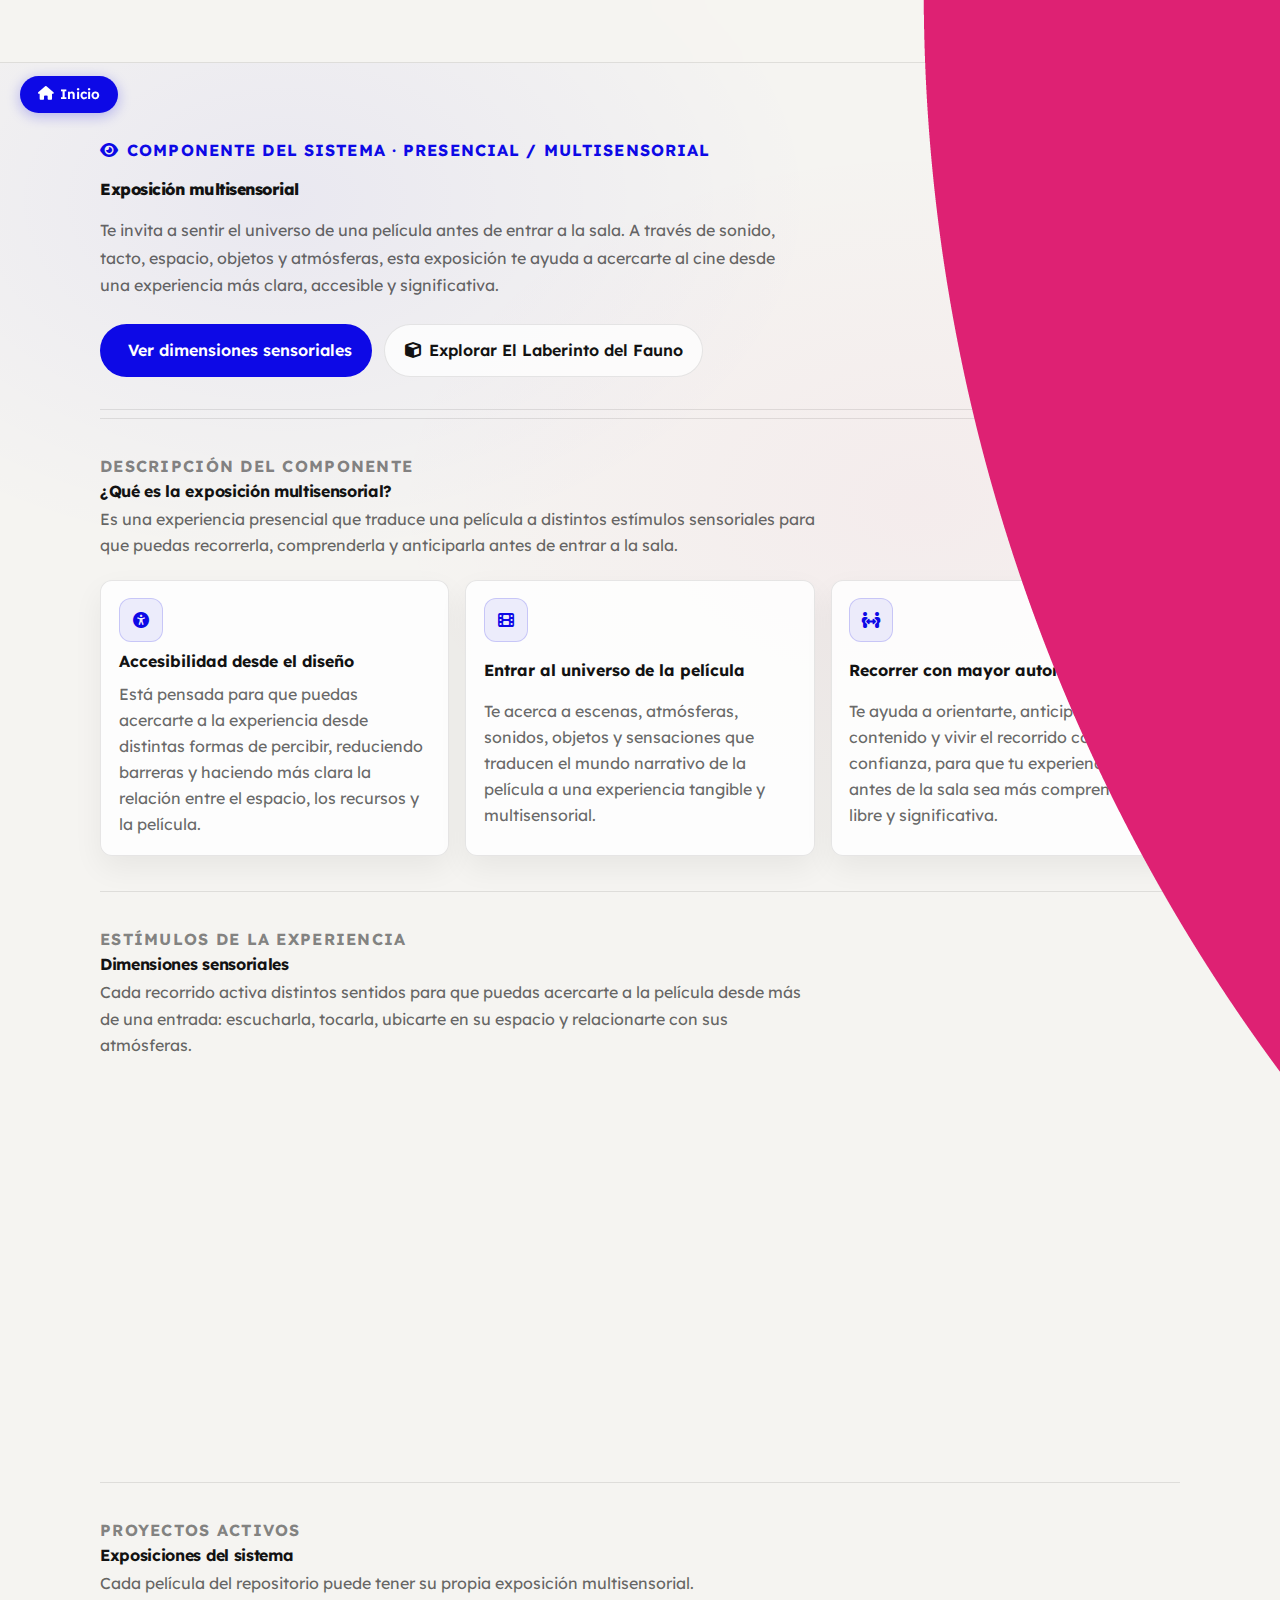
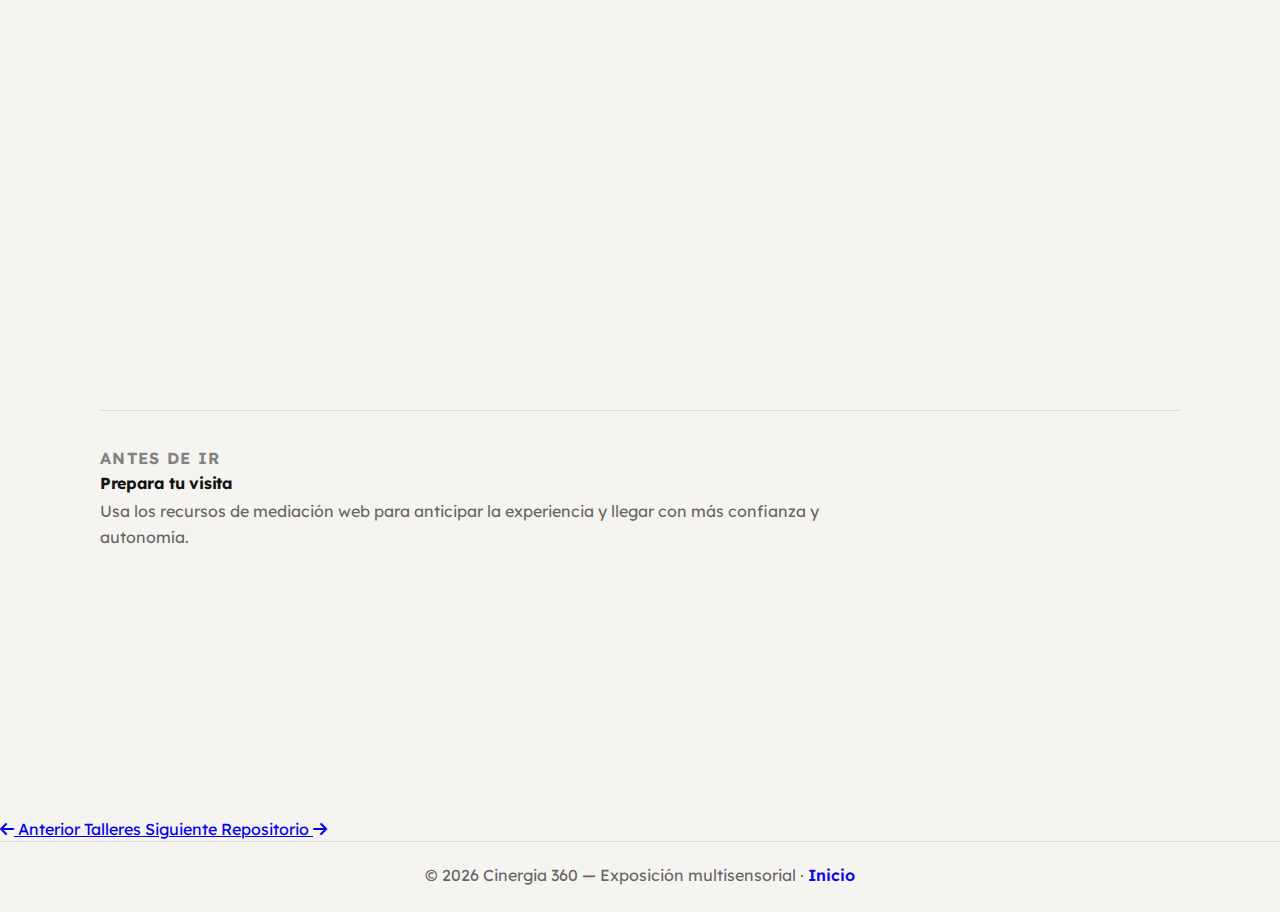
<file: exposicion.html>
<!DOCTYPE html>
<html lang="es">
<head>
  <meta charset="UTF-8" />
  <meta name="viewport" content="width=device-width, initial-scale=1.0" />
  <title>Exposición Multisensorial | Cinergia 360</title>
  <meta name="description" content="Exposición multisensorial de Cinergia 360: experiencia presencial para explorar el universo narrativo mediante estímulos visuales, sonoros, táctiles y kinestésicos.">

  <link rel="preconnect" href="https://fonts.googleapis.com">
  <link rel="preconnect" href="https://fonts.gstatic.com" crossorigin>
  <link href="https://fonts.googleapis.com/css2?family=Lexend:wght@300;400;500;600;700;800&display=swap" rel="stylesheet">
  <link rel="stylesheet" href="https://cdnjs.cloudflare.com/ajax/libs/font-awesome/6.5.1/css/all.min.css">

  <link rel="stylesheet" href="nav.css" />
  <link rel="stylesheet" href="exposicion.css" />
</head>

<body>

  <!-- ====== NAVEGACIÓN ====== -->
  <nav class="site-nav" aria-label="Navegación principal">
    <div class="site-nav__inner">
      <a class="site-nav__brand" href="index.html" aria-label="Cinergia 360 — Inicio">
         <img src="img/LogoCinergia360_color2.png" alt="Cinergia 360" class="site-nav__brand-logo">
      </a>
      <ul class="site-nav__links" role="list">
        <li><a class="site-nav__link" href="index.html">Inicio</a></li>
        <li><a class="site-nav__link" href="podcast.html">Podcast</a></li>
        <li><a class="site-nav__link" href="repositorio.html">Repositorio</a></li>
        <li><a class="site-nav__link" href="talleres.html">Talleres</a></li>
        <li><a class="site-nav__link" href="exposicion.html" aria-current="page">Exposición</a></li>
      </ul>
      <button class="site-nav__toggle" type="button" aria-label="Abrir menú de navegación">
        <i class="fa-solid fa-bars" aria-hidden="true"></i>
      </button>
    </div>
  </nav>

  <main class="comp-main" id="contenido-principal">

    <!-- ====== HERO ====== -->
    <header class="comp-hero" aria-labelledby="expo-title">
      <p class="comp-hero__label">
        <i class="fa-solid fa-eye" aria-hidden="true"></i>
        Componente del sistema · Presencial / Multisensorial
      </p>
      <h1 id="expo-title" class="comp-hero__title">Exposición multisensorial</h1>
      <p class="comp-hero__desc">
        Te invita a sentir el universo de una película antes de entrar a la sala. A través de sonido, tacto, espacio, objetos y atmósferas, esta exposición te ayuda a acercarte al cine desde una experiencia más clara, accesible y significativa.
      </p>
      <div class="comp-hero__actions">
        <a class="comp-btn comp-btn--primary" href="#dimensiones">
          <i class="fa-solid fa-sparkles" aria-hidden="true"></i>
          Ver dimensiones sensoriales
        </a>
        <a class="comp-btn comp-btn--ghost" href="fauno-recursos.html">
          <i class="fa-solid fa-cube" aria-hidden="true"></i>
          Explorar El Laberinto del Fauno
        </a>
      </div>
    </header>

    <!-- ====== QUÉ ES ====== -->
    <section class="comp-section" aria-labelledby="que-es-expo">
      <div class="comp-section__head">
        <p class="comp-section__label">Descripción del componente</p>
        <h2 id="que-es-expo" class="comp-h2">¿Qué es la exposición multisensorial?</h2>
        <p class="comp-muted">
        Es una experiencia presencial que traduce una película a distintos estímulos sensoriales para que puedas recorrerla, comprenderla y anticiparla antes de entrar a la sala.
        </p>
      </div>

      <div class="comp-cards-grid">

        <article class="comp-card" aria-labelledby="expo-desc-1">
          <div class="comp-card__icon" aria-hidden="true"><i class="fa-solid fa-universal-access"></i></div>
          <h3 class="comp-card__title" id="expo-desc-1">Accesibilidad desde el diseño</h3>
          <p class="comp-card__desc">
            Está pensada para que puedas acercarte a la experiencia desde distintas formas de percibir, reduciendo barreras y haciendo más clara la relación entre el espacio, los recursos y la película.
          </p>
        </article>

        <article class="comp-card" aria-labelledby="expo-desc-2">
          <div class="comp-card__icon" aria-hidden="true"><i class="fa-solid fa-film"></i></div>
          <h3 class="comp-card__title" id="expo-desc-2">Entrar al universo de la película</h3>
          <p class="comp-card__desc">
            Te acerca a escenas, atmósferas, sonidos, objetos y sensaciones que traducen el mundo narrativo de la película a una experiencia tangible y multisensorial.
          </p>
        </article>

        <article class="comp-card" aria-labelledby="expo-desc-3">
          <div class="comp-card__icon" aria-hidden="true"><i class="fa-solid fa-people-arrows"></i></div>
          <h3 class="comp-card__title" id="expo-desc-3">Recorrer con mayor autonomía</h3>
          <p class="comp-card__desc">
           Te ayuda a orientarte, anticipar el contenido y vivir el recorrido con más confianza, para que tu experiencia antes de la sala sea más comprensible, libre y significativa.
          </p>
        </article>

      </div>
    </section>

    <!-- ====== DIMENSIONES SENSORIALES ====== -->
    <section class="comp-section" id="dimensiones" aria-labelledby="dimensiones-title">
      <div class="comp-section__head">
        <p class="comp-section__label">Estímulos de la experiencia</p>
        <h2 id="dimensiones-title" class="comp-h2">Dimensiones sensoriales</h2>
        <p class="comp-muted">
          Cada recorrido activa distintos sentidos para que puedas acercarte a la película desde más de una entrada: escucharla, tocarla, ubicarte en su espacio y relacionarte con sus atmósferas.
        </p>
      </div>

      <div class="sentidos-grid" role="list" aria-label="Dimensiones sensoriales de la exposición">

        <article class="sentido-item" role="listitem">
          <div class="sentido-item__icon" aria-hidden="true"><i class="fa-solid fa-ear-listen"></i></div>
          <h3 class="sentido-item__name">Sonoro</h3>
          <p class="sentido-item__desc">Te acerca a atmósferas, ambientes y momentos clave de la película a través de sonidos, voces y paisajes auditivos que te ayudan a imaginar y anticipar su universo.</p>
        </article>

        <article class="sentido-item" role="listitem">
          <div class="sentido-item__icon" aria-hidden="true"><i class="fa-solid fa-hand"></i></div>
          <h3 class="sentido-item__name">Táctil</h3>
          <p class="sentido-item__desc">Te permite explorar materiales, relieves, objetos y texturas que traducen personajes, espacios y sensaciones a una experiencia que puedes recorrer con las manos.</p>
        </article>

        <article class="sentido-item" role="listitem">
          <div class="sentido-item__icon" aria-hidden="true"><i class="fa-solid fa-eye"></i></div>
          <h3 class="sentido-item__name">Visual</h3>
          <p class="sentido-item__desc">Te ofrece apoyos gráficos, contrastes, formas y elementos visuales que acompañan el recorrido y vuelven más legible la experiencia para todas las personas.</p>
        </article>

        <article class="sentido-item" role="listitem">
          <div class="sentido-item__icon" aria-hidden="true"><i class="fa-solid fa-person-walking"></i></div>
          <h3 class="sentido-item__name">Kinestésico</h3>
          <p class="sentido-item__desc">Te invita a desplazarte, orientarte y relacionarte con el montaje desde el cuerpo, haciendo del recorrido una parte activa de la experiencia.</p>
        </article>

        <article class="sentido-item" role="listitem">
          <div class="sentido-item__icon" aria-hidden="true"><i class="fa-solid fa-wind"></i></div>
          <h3 class="sentido-item__name">Olfativo</h3>
          <p class="sentido-item__desc">Te acerca a aromas que refuerzan atmósferas, memorias y asociaciones del universo cinematográfico, ampliando la conexión emocional con la película.</p>
        </article>

      </div>
    </section>

    <!-- ====== PROYECTOS EN EXPOSICIÓN ====== -->
    <section class="comp-section" aria-labelledby="proyectos-expo-title">
      <div class="comp-section__head">
        <p class="comp-section__label">Proyectos activos</p>
        <h2 id="proyectos-expo-title" class="comp-h2">Exposiciones del sistema</h2>
        <p class="comp-muted">Cada película del repositorio puede tener su propia exposición multisensorial.</p>
      </div>

      <div class="comp-cards-grid">

        <article class="comp-card" aria-labelledby="expo-p1-title">
          <div class="comp-card__icon" aria-hidden="true"><i class="fa-solid fa-cube"></i></div>
          <span class="comp-card__tag">El Laberinto del Fauno</span>
          <h3 class="comp-card__title" id="expo-p1-title">El Laberinto del Fauno — Exposición</h3>
          <p class="comp-card__desc">
            Una exposición que te acerca al universo de El laberinto del fauno a través de atmósferas sonoras, recursos táctiles, orientación espacial y asociaciones sensoriales que preparan tu entrada a la película.
          </p>
          <span class="comp-card__status comp-card__status--ok" aria-label="Estado: Disponible">
            <i class="fa-solid fa-circle-check" aria-hidden="true"></i> Disponible
          </span>
        </article>

        <article class="comp-card" aria-labelledby="expo-p2-title">
          <div class="comp-card__icon" aria-hidden="true"><i class="fa-solid fa-cube"></i></div>
          <span class="comp-card__tag">Amores Perros</span>
          <h3 class="comp-card__title" id="expo-p2-title">Amores Perros — Exposición</h3>
          <p class="comp-card__desc">
            Próximamente, este proyecto traducirá la intensidad urbana, los espacios, los sonidos y las tensiones de Amores perros a una experiencia multisensorial que puedas recorrer antes de la sala.
          </p>
          <span class="comp-card__status comp-card__status--soon" aria-label="Estado: Próximamente">
            <i class="fa-solid fa-clock" aria-hidden="true"></i> Próximamente
          </span>
        </article>

        <article class="comp-card" aria-labelledby="expo-p3-title">
          <div class="comp-card__icon" aria-hidden="true"><i class="fa-solid fa-cube"></i></div>
          <span class="comp-card__tag">La Peor Persona del Mundo</span>
          <h3 class="comp-card__title" id="expo-p3-title">La Peor Persona del Mundo — Exposición</h3>
          <p class="comp-card__desc">
            Próximamente, esta exposición explorará emociones, ritmo, ciudad y memoria para acercarte al universo de La peor persona del mundo desde distintos sentidos.
          </p>
          <span class="comp-card__status comp-card__status--soon" aria-label="Estado: Próximamente">
            <i class="fa-solid fa-clock" aria-hidden="true"></i> Próximamente
          </span>
        </article>

      </div>
    </section>

    <!-- ====== PREPARAR VISITA ====== -->
    <section class="comp-section" aria-labelledby="prepara-title">
      <div class="comp-section__head">
        <p class="comp-section__label">Antes de ir</p>
        <h2 id="prepara-title" class="comp-h2">Prepara tu visita</h2>
        <p class="comp-muted">
          Usa los recursos de mediación web para anticipar la experiencia y llegar con más confianza y autonomía.
        </p>
      </div>

      <div class="comp-panel comp-panel--accent">
        <div style="display:grid; gap:0.75rem;">
          <p style="font-size:0.93rem; line-height:1.68; color:#333;">
            <strong>Antes de la visita presencial</strong>, te recomendamos explorar la mediación web del proyecto
            que te interesa: escucha el podcast, consulta los modelos 3D y revisa la ficha del proyecto.
          </p>
          <div style="display:flex; gap:0.7rem; flex-wrap:wrap;">
            <a class="comp-btn comp-btn--primary" href="fauno-recursos.html" style="font-size:0.86rem; padding:0.65rem 1rem;">
              <i class="fa-solid fa-cube" aria-hidden="true"></i>
              Recursos del Fauno
            </a>
            <a class="comp-btn comp-btn--ghost" href="repositorio.html" style="font-size:0.86rem; padding:0.65rem 1rem;">
              <i class="fa-solid fa-folder-open" aria-hidden="true"></i>
              Ir al repositorio
            </a>
          </div>
        </div>
      </div>
    </section>

  </main>

  <!-- ====== NAVEGACIÓN ENTRE PÁGINAS ====== -->
  <nav class="page-nav" aria-label="Navegación entre páginas">
    <a href="talleres.html" class="page-nav__btn" aria-label="Página anterior: Talleres">
      <i class="fa-solid fa-arrow-left" aria-hidden="true"></i>
      <span class="page-nav__label">
        <span class="page-nav__hint">Anterior</span>
        <span class="page-nav__name">Talleres</span>
      </span>
    </a>
    <a href="repositorio.html" class="page-nav__btn" aria-label="Siguiente página: Repositorio">
      <span class="page-nav__label">
        <span class="page-nav__hint">Siguiente</span>
        <span class="page-nav__name">Repositorio</span>
      </span>
      <i class="fa-solid fa-arrow-right" aria-hidden="true"></i>
    </a>
  </nav>

  <footer class="comp-footer" role="contentinfo">
    <p>© 2026 Cinergia 360 — Exposición multisensorial · <a href="index.html">Inicio</a></p>
  </footer>

  <a class="back-to-home" href="index.html" aria-label="Volver al inicio de Cinergia 360">
    <i class="fa-solid fa-house" aria-hidden="true"></i>
    <span>Inicio</span>
  </a>

  <script src="nav.js"></script>
  <script src="exposicion.js"></script>
</body>
</html>
</file>
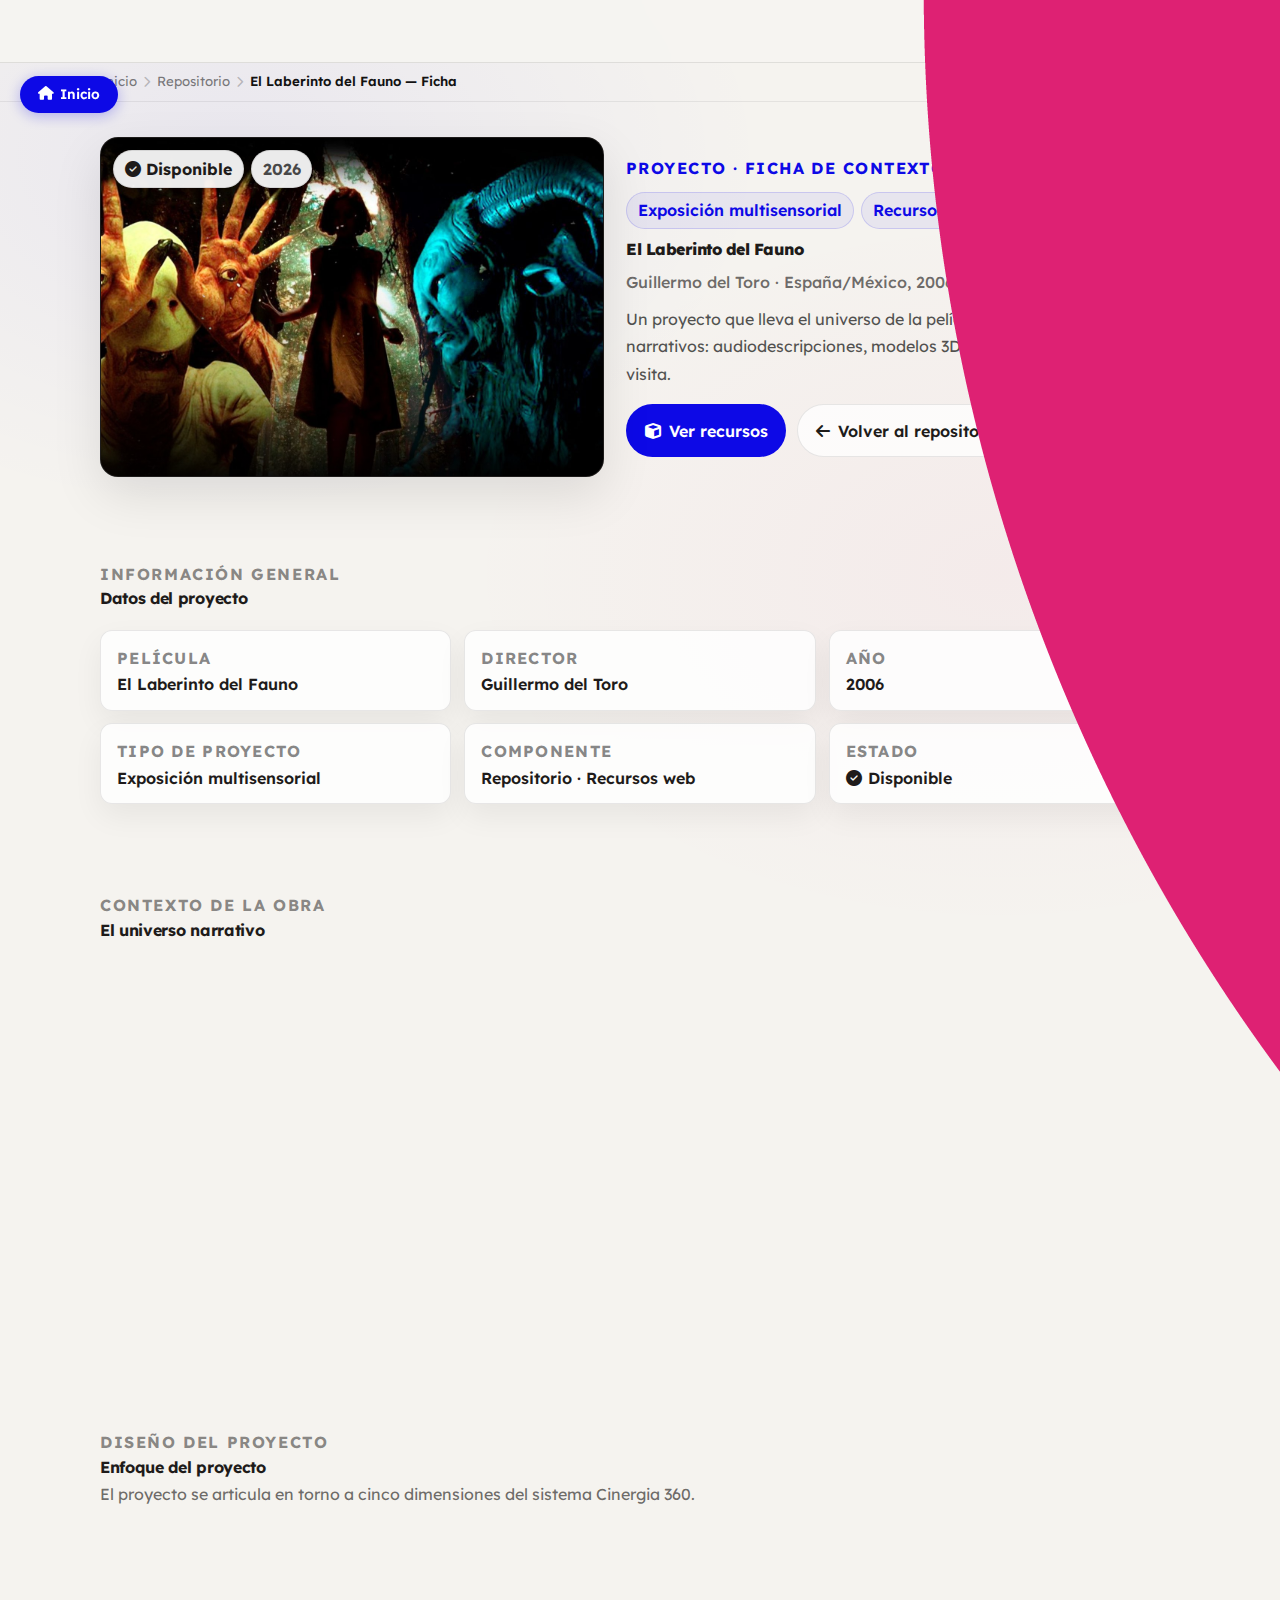
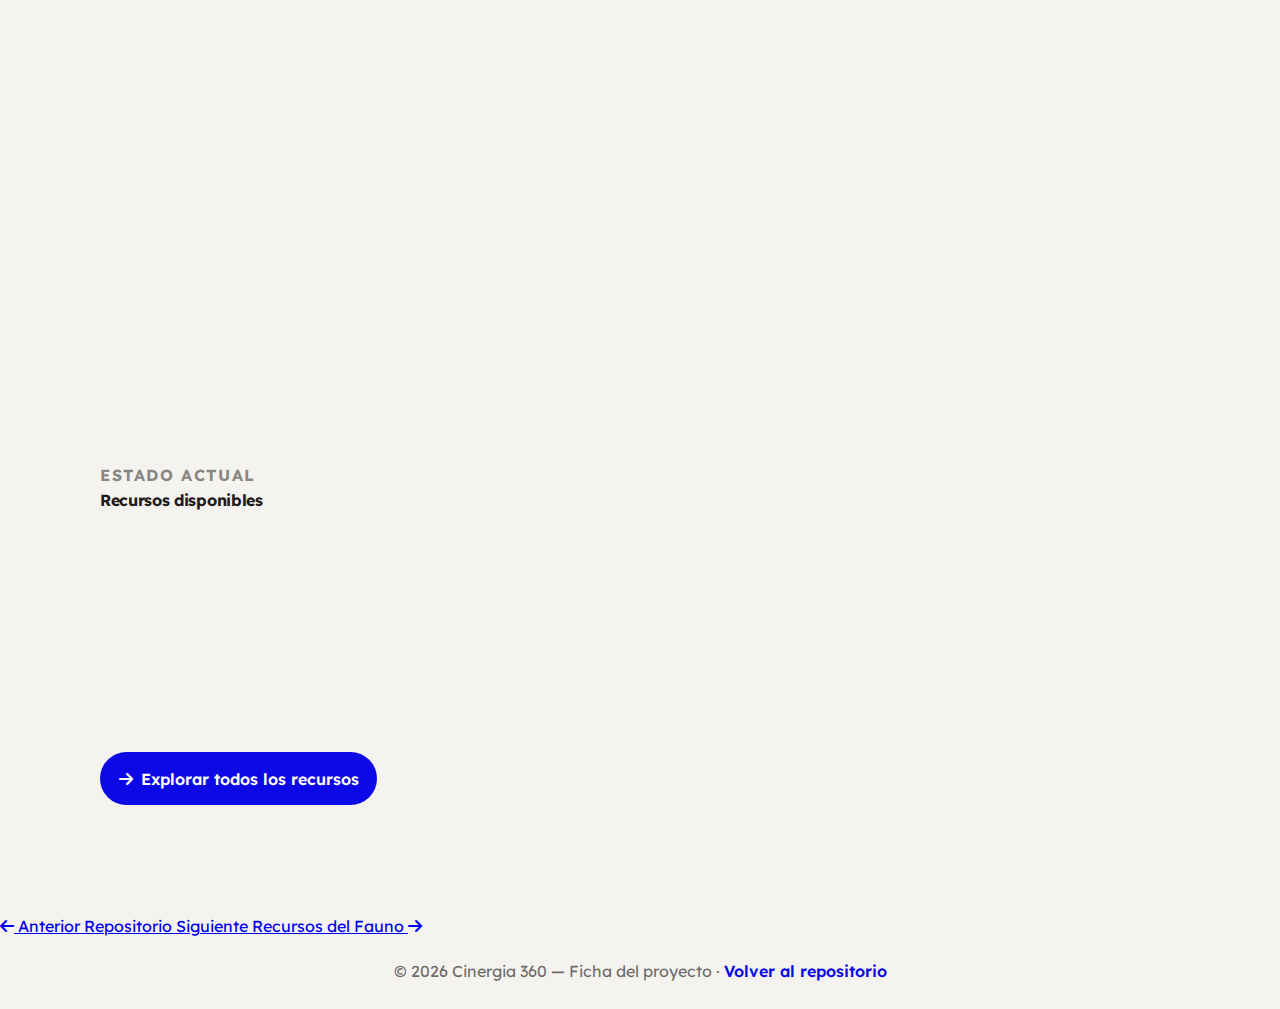
<file: ficha-fauno.html>
<!DOCTYPE html>
<html lang="es">
<head>
  <meta charset="UTF-8" />
  <meta name="viewport" content="width=device-width, initial-scale=1.0" />
  <title>Ficha — El Laberinto del Fauno | Cinergia 360</title>
  <meta name="description" content="Ficha del proyecto El Laberinto del Fauno en Cinergia 360: contexto, enfoque de mediación, accesibilidad y recursos disponibles.">

  <link rel="preconnect" href="https://fonts.googleapis.com">
  <link rel="preconnect" href="https://fonts.gstatic.com" crossorigin>
  <link href="https://fonts.googleapis.com/css2?family=Lexend:wght@300;400;500;600;700;800&display=swap" rel="stylesheet">
  <link rel="stylesheet" href="https://cdnjs.cloudflare.com/ajax/libs/font-awesome/6.5.1/css/all.min.css">

  <link rel="stylesheet" href="nav.css" />
  <link rel="stylesheet" href="ficha-fauno.css" />
</head>

<body>

  <!-- ====== NAVEGACIÓN GLOBAL ====== -->
  <nav class="site-nav" aria-label="Navegación principal">
    <div class="site-nav__inner">
      <a class="site-nav__brand" href="index.html" aria-label="Cinergia 360 — Inicio">
        <img src="img/LogoCinergia360_color2.png" alt="Cinergia 360" class="site-nav__brand-logo">
      </a>
      <ul class="site-nav__links" role="list">
        <li><a class="site-nav__link" href="index.html">Inicio</a></li>
        <li><a class="site-nav__link" href="podcast.html">Podcast</a></li>
        <li><a class="site-nav__link" href="repositorio.html" aria-current="page">Repositorio</a></li>
        <li><a class="site-nav__link" href="talleres.html">Talleres</a></li>
        <li><a class="site-nav__link" href="exposicion.html">Exposición</a></li>
      </ul>
      <button class="site-nav__toggle" type="button" aria-label="Abrir menú de navegación">
        <i class="fa-solid fa-bars" aria-hidden="true"></i>
      </button>
    </div>
  </nav>

  <!-- ====== BREADCRUMB ====== -->
  <nav class="site-breadcrumb" aria-label="Ruta de navegación">
    <div class="site-breadcrumb__inner">
      <span class="site-breadcrumb__item">
        <a class="site-breadcrumb__link" href="index.html">Inicio</a>
        <span class="site-breadcrumb__sep" aria-hidden="true"><i class="fa-solid fa-chevron-right"></i></span>
      </span>
      <span class="site-breadcrumb__item">
        <a class="site-breadcrumb__link" href="repositorio.html">Repositorio</a>
        <span class="site-breadcrumb__sep" aria-hidden="true"><i class="fa-solid fa-chevron-right"></i></span>
      </span>
      <span class="site-breadcrumb__item">
        <span class="site-breadcrumb__current">El Laberinto del Fauno — Ficha</span>
      </span>
    </div>
  </nav>

  <main class="ficha-main" id="contenido-principal">

    <!-- ====== HERO ====== -->
    <section class="ficha-hero" aria-labelledby="ficha-title">
      <div class="ficha-hero__media">
        <img
          src="img/portada1.jpeg"
          alt="El Fauno, criatura mítica con cuernos y rasgos de árbol, de pie frente al laberinto en la película El Laberinto del Fauno de Guillermo del Toro"
        >
        <div class="ficha-hero__media-overlay" aria-hidden="true"></div>
        <div class="ficha-hero__badges">
          <span class="ficha-badge ficha-badge--ok">
            <i class="fa-solid fa-circle-check" aria-hidden="true"></i> Disponible
          </span>
          <span class="ficha-badge ficha-badge--year">2026</span>
        </div>
      </div>

      <div class="ficha-hero__info">
        <p class="ficha-eyebrow">Proyecto · Ficha de contexto</p>

        <div class="ficha-tags" aria-label="Categorías del proyecto">
          <span class="ficha-tag">Exposición multisensorial</span>
          <span class="ficha-tag">Recursos web</span>
        </div>

        <h1 id="ficha-title" class="ficha-title">El Laberinto del Fauno</h1>
        <p class="ficha-director">Guillermo del Toro · España/México, 2006</p>

        <p class="ficha-lead">
          Un proyecto que lleva el universo de la película a recursos sensoriales y narrativos: audiodescripciones, modelos 3D, paisajes sonoros
          y guía de visita.
        </p>

        <div class="ficha-hero__actions">
          <a class="ficha-btn ficha-btn--primary" href="fauno-recursos.html">
            <i class="fa-solid fa-cube" aria-hidden="true"></i>
            Ver recursos
          </a>
          <a class="ficha-btn ficha-btn--ghost" href="repositorio.html">
            <i class="fa-solid fa-arrow-left" aria-hidden="true"></i>
            Volver al repositorio
          </a>
        </div>
      </div>
    </section>

    <!-- ====== DATOS CLAVE ====== -->
    <section class="ficha-section" aria-labelledby="datos-title">
      <div class="ficha-section__head">
        <p class="ficha-section__label">Información general</p>
        <h2 id="datos-title" class="ficha-h2">Datos del proyecto</h2>
      </div>

      <div class="ficha-datos-grid">
        <div class="ficha-dato">
          <span class="ficha-dato__label">Película</span>
          <strong class="ficha-dato__val">El Laberinto del Fauno</strong>
        </div>
        <div class="ficha-dato">
          <span class="ficha-dato__label">Director</span>
          <strong class="ficha-dato__val">Guillermo del Toro</strong>
        </div>
        <div class="ficha-dato">
          <span class="ficha-dato__label">Año</span>
          <strong class="ficha-dato__val">2006</strong>
        </div>
        <div class="ficha-dato">
          <span class="ficha-dato__label">Tipo de proyecto</span>
          <strong class="ficha-dato__val">Exposición multisensorial</strong>
        </div>
        <div class="ficha-dato">
          <span class="ficha-dato__label">Componente</span>
          <strong class="ficha-dato__val">Repositorio · Recursos web</strong>
        </div>
        <div class="ficha-dato">
          <span class="ficha-dato__label">Estado</span>
          <strong class="ficha-dato__val ficha-dato__val--ok">
            <i class="fa-solid fa-circle-check" aria-hidden="true"></i> Disponible
          </strong>
        </div>
      </div>
    </section>

    <!-- ====== SINOPSIS Y UNIVERSO ====== -->
    <section class="ficha-section ficha-section--alt" aria-labelledby="sinopsis-title">
      <div class="ficha-section__head">
        <p class="ficha-section__label">Contexto de la obra</p>
        <h2 id="sinopsis-title" class="ficha-h2">El universo narrativo</h2>
      </div>

      <div class="ficha-content-grid">
        <div class="ficha-text-block">
          <h3 class="ficha-h3">Sobre la película</h3>
          <p>
            El Laberinto del Fauno transcurre en la España de la posguerra, en 1944.
            Ofelia, una niña de 11 años, llega con su madre al cuartel del capitán Vidal.
            Mientras el mundo adulto de la guerra la rodea, Ofelia descubre un laberinto
            abandonado donde el Fauno le revela que es una princesa de un reino mágico subterráneo.
          </p>
          <p>
            La película de Guillermo del Toro entrelaza la crudeza del mundo real con la fantasía
            oscura, explorando temas de resistencia, inocencia, poder y autodeterminación.
            Los elementos visuales son muy ricos en texturas, colores contrastados y criaturas
            con diseños únicos y detallados.
          </p>
        </div>

        <div class="ficha-text-block">
          <h3 class="ficha-h3">Por qué esta película</h3>
          <!-- TODO: reemplazar con texto real -->
          <p>
            Lorem ipsum dolor sit amet, consectetur adipiscing elit, sed do eiusmod tempor incididunt ut labore et dolore magna aliqua. Ut enim ad minim veniam, quis nostrud exercitation ullamco laboris nisi ut aliquip ex ea commodo consequat.
          </p>
          <p>
            Duis aute irure dolor in reprehenderit in voluptate velit esse cillum dolore eu fugiat nulla pariatur. Excepteur sint occaecat cupidatat non proident, sunt in culpa qui officia deserunt mollit anim id est laborum.
          </p>
        </div>
      </div>
    </section>

    <!-- ====== ENFOQUE DE MEDIACIÓN ====== -->
    <section class="ficha-section" aria-labelledby="mediacion-title">
      <div class="ficha-section__head">
        <p class="ficha-section__label">Diseño del proyecto</p>
        <h2 id="mediacion-title" class="ficha-h2">Enfoque del proyecto</h2>
        <p class="ficha-section__desc">
          El proyecto se articula en torno a cinco dimensiones del sistema Cinergia 360.
        </p>
      </div>

      <div class="ficha-dimensiones" role="list" aria-label="Dimensiones del enfoque del proyecto">

        <!-- TODO: reemplazar con texto real (descripciones de cada dimensión de mediación) -->
        <article class="ficha-dim" role="listitem">
          <div class="ficha-dim__icon" aria-hidden="true">
            <i class="fa-solid fa-ear-listen"></i>
          </div>
          <div class="ficha-dim__content">
            <h3 class="ficha-dim__title">Audiodescripción</h3>
            <p class="ficha-dim__desc">
              Lorem ipsum dolor sit amet, consectetur adipiscing elit, sed do eiusmod tempor incididunt ut labore et dolore magna aliqua.
            </p>
          </div>
        </article>

        <article class="ficha-dim" role="listitem">
          <div class="ficha-dim__icon" aria-hidden="true">
            <i class="fa-solid fa-cube"></i>
          </div>
          <div class="ficha-dim__content">
            <h3 class="ficha-dim__title">Modelos 3D</h3>
            <p class="ficha-dim__desc">
              Lorem ipsum dolor sit amet, consectetur adipiscing elit, sed do eiusmod tempor incididunt ut labore et dolore magna aliqua.
            </p>
          </div>
        </article>

        <article class="ficha-dim" role="listitem">
          <div class="ficha-dim__icon" aria-hidden="true">
            <i class="fa-solid fa-music"></i>
          </div>
          <div class="ficha-dim__content">
            <h3 class="ficha-dim__title">Paisaje sonoro</h3>
            <p class="ficha-dim__desc">
              Lorem ipsum dolor sit amet, consectetur adipiscing elit, sed do eiusmod tempor incididunt ut labore et dolore magna aliqua.
            </p>
          </div>
        </article>

        <article class="ficha-dim" role="listitem">
          <div class="ficha-dim__icon" aria-hidden="true">
            <i class="fa-solid fa-film"></i>
          </div>
          <div class="ficha-dim__content">
            <h3 class="ficha-dim__title">Video de introducción</h3>
            <p class="ficha-dim__desc">
              Lorem ipsum dolor sit amet, consectetur adipiscing elit, sed do eiusmod tempor incididunt ut labore et dolore magna aliqua.
            </p>
          </div>
        </article>

        <article class="ficha-dim" role="listitem">
          <div class="ficha-dim__icon" aria-hidden="true">
            <i class="fa-solid fa-map-location-dot"></i>
          </div>
          <div class="ficha-dim__content">
            <h3 class="ficha-dim__title">Guía de visita</h3>
            <p class="ficha-dim__desc">
              Lorem ipsum dolor sit amet, consectetur adipiscing elit, sed do eiusmod tempor incididunt ut labore et dolore magna aliqua.
            </p>
          </div>
        </article>

      </div>
    </section>

    <!-- ====== RECURSOS DISPONIBLES ====== -->
    <section class="ficha-section ficha-section--alt" aria-labelledby="recursos-title">
      <div class="ficha-section__head">
        <p class="ficha-section__label">Estado actual</p>
        <h2 id="recursos-title" class="ficha-h2">Recursos disponibles</h2>
      </div>

      <div class="ficha-recursos-grid">
        <div class="ficha-recurso ficha-recurso--ok">
          <div class="ficha-recurso__icon" aria-hidden="true">
            <i class="fa-solid fa-cube"></i>
          </div>
          <div class="ficha-recurso__content">
            <h3>Modelo 3D — Fauno</h3>
            <p>Modelo interactivo con hover de partes y audio descriptivo.</p>
          </div>
          <span class="ficha-recurso__status" aria-label="Estado: Disponible">
            <i class="fa-solid fa-circle-check" aria-hidden="true"></i>
          </span>
        </div>

        <div class="ficha-recurso ficha-recurso--soon">
          <div class="ficha-recurso__icon" aria-hidden="true">
            <i class="fa-solid fa-film"></i>
          </div>
          <div class="ficha-recurso__content">
            <h3>Video de introducción</h3>
            <p>Pieza audiovisual para contextualizar la visita.</p>
          </div>
          <span class="ficha-recurso__status" aria-label="Estado: Próximamente">
            <i class="fa-solid fa-clock" aria-hidden="true"></i>
          </span>
        </div>

        <div class="ficha-recurso ficha-recurso--soon">
          <div class="ficha-recurso__icon" aria-hidden="true">
            <i class="fa-solid fa-ear-listen"></i>
          </div>
          <div class="ficha-recurso__content">
            <h3>Audiodescripciones de escena</h3>
            <p>Dos piezas de audiodescripción elaboradas en taller.</p>
          </div>
          <span class="ficha-recurso__status" aria-label="Estado: Próximamente">
            <i class="fa-solid fa-clock" aria-hidden="true"></i>
          </span>
        </div>

        <div class="ficha-recurso ficha-recurso--soon">
          <div class="ficha-recurso__icon" aria-hidden="true">
            <i class="fa-solid fa-cube"></i>
          </div>
          <div class="ficha-recurso__content">
            <h3>Modelos 3D adicionales</h3>
            <p>Hada, Laberinto y Puerta de tiza en proceso.</p>
          </div>
          <span class="ficha-recurso__status" aria-label="Estado: Próximamente">
            <i class="fa-solid fa-clock" aria-hidden="true"></i>
          </span>
        </div>
      </div>

      <div class="ficha-cta">
        <a class="ficha-btn ficha-btn--primary" href="fauno-recursos.html">
          <i class="fa-solid fa-arrow-right" aria-hidden="true"></i>
          Explorar todos los recursos
        </a>
      </div>
    </section>

  </main>

  <!-- ====== NAVEGACIÓN ENTRE PÁGINAS ====== -->
  <nav class="page-nav" aria-label="Navegación entre páginas">
    <a href="repositorio.html" class="page-nav__btn" aria-label="Página anterior: Repositorio">
      <i class="fa-solid fa-arrow-left" aria-hidden="true"></i>
      <span class="page-nav__label">
        <span class="page-nav__hint">Anterior</span>
        <span class="page-nav__name">Repositorio</span>
      </span>
    </a>
    <a href="fauno-recursos.html" class="page-nav__btn" aria-label="Siguiente página: Recursos del Fauno">
      <span class="page-nav__label">
        <span class="page-nav__hint">Siguiente</span>
        <span class="page-nav__name">Recursos del Fauno</span>
      </span>
      <i class="fa-solid fa-arrow-right" aria-hidden="true"></i>
    </a>
  </nav>

  <footer class="ficha-footer" role="contentinfo">
    <p>© 2026 Cinergia 360 — Ficha del proyecto · <a href="repositorio.html">Volver al repositorio</a></p>
  </footer>

  <a class="back-to-home" href="index.html" aria-label="Volver al inicio de Cinergia 360">
    <i class="fa-solid fa-house" aria-hidden="true"></i>
    <span>Inicio</span>
  </a>

  <script src="nav.js"></script>
  <script src="ficha-fauno.js"></script>
</body>
</html>
</file>
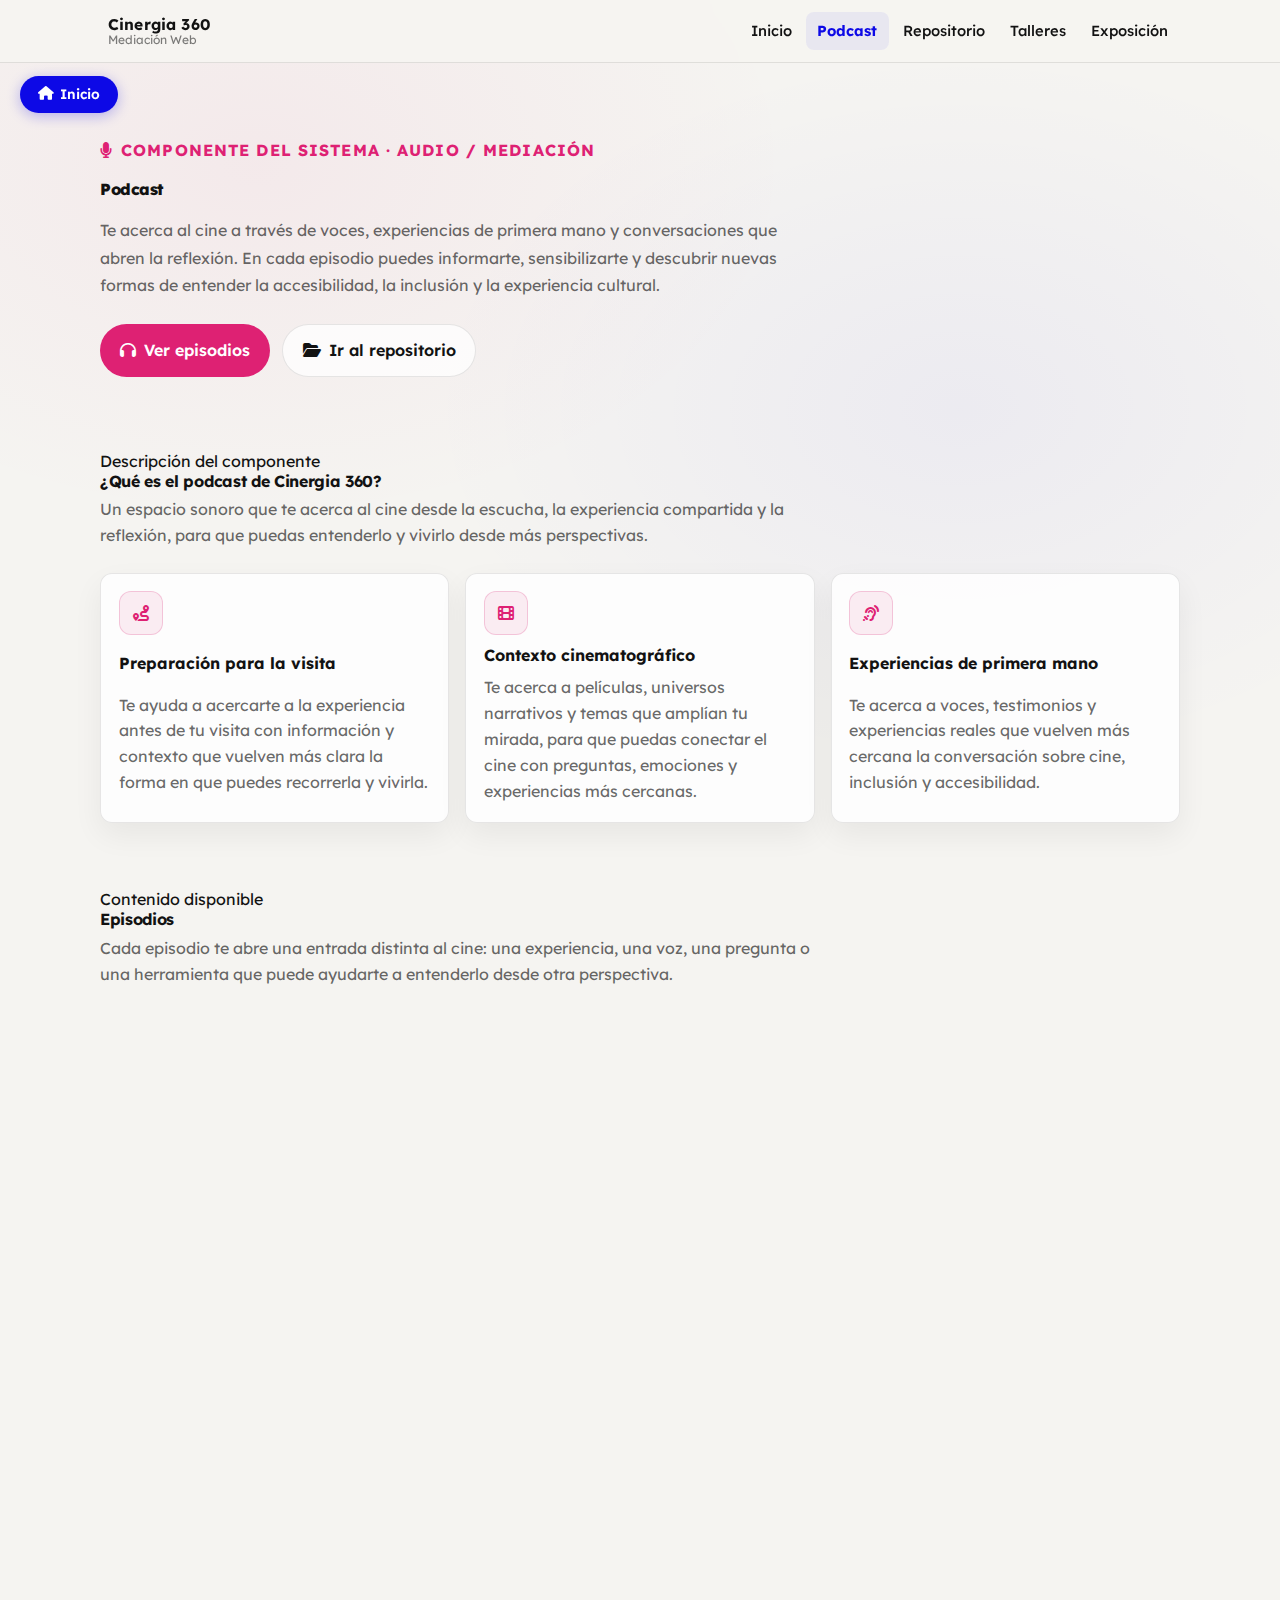
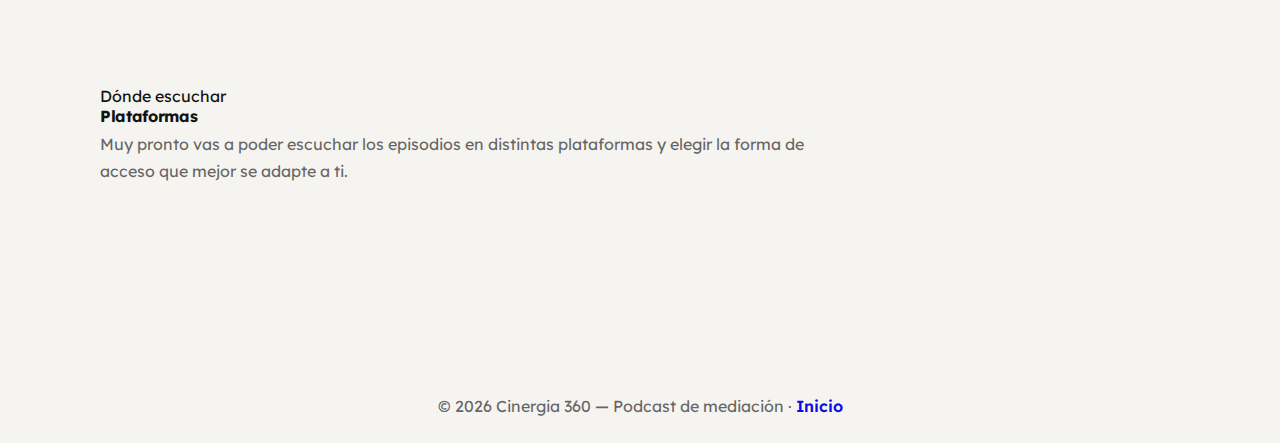
<file: podcast.html>
<!DOCTYPE html>
<html lang="es">
<head>
  <meta charset="UTF-8" />
  <meta name="viewport" content="width=device-width, initial-scale=1.0" />
  <title>Podcast | Cinergia 360</title>
  <meta name="description" content="Podcast de mediación de Cinergia 360: contenido accesible e inclusivo para acompañar la experiencia cinematográfica.">

  <link rel="preconnect" href="https://fonts.googleapis.com">
  <link rel="preconnect" href="https://fonts.gstatic.com" crossorigin>
  <link href="https://fonts.googleapis.com/css2?family=Lexend:wght@300;400;500;600;700;800&display=swap" rel="stylesheet">
  <link rel="stylesheet" href="https://cdnjs.cloudflare.com/ajax/libs/font-awesome/6.5.1/css/all.min.css">

  <link rel="stylesheet" href="nav.css" />
  <link rel="stylesheet" href="podcast.css" />
</head>

<body>

  <!-- ====== NAVEGACIÓN GLOBAL ====== -->
  <nav class="site-nav" aria-label="Navegación principal">
    <div class="site-nav__inner">
      <a class="site-nav__brand" href="index.html" aria-label="Cinergia 360 — Inicio">
        <span class="site-nav__brand-name">Cinergia 360</span>
        <span class="site-nav__brand-sub">Mediación Web</span>
      </a>
      <ul class="site-nav__links" role="list">
        <li><a class="site-nav__link" href="index.html">Inicio</a></li>
        <li><a class="site-nav__link" href="podcast.html" aria-current="page">Podcast</a></li>
        <li><a class="site-nav__link" href="repositorio.html">Repositorio</a></li>
        <li><a class="site-nav__link" href="talleres.html">Talleres</a></li>
        <li><a class="site-nav__link" href="exposicion.html">Exposición</a></li>
      </ul>
      <button class="site-nav__toggle" type="button" aria-label="Abrir menú de navegación">
        <i class="fa-solid fa-bars" aria-hidden="true"></i>
      </button>
    </div>
  </nav>

  <main class="comp-main" id="contenido-principal">

    <!-- ====== HERO ====== -->
    <header class="comp-hero" aria-labelledby="podcast-title">
      <p class="comp-hero__label">
        <i class="fa-solid fa-microphone" aria-hidden="true"></i>
        Componente del sistema · Audio / mediación
      </p>
      <h1 id="podcast-title" class="comp-hero__title">Podcast</h1>
      <p class="comp-hero__desc">
       Te acerca al cine a través de voces, experiencias de primera mano y conversaciones que abren la reflexión. En cada episodio puedes informarte, sensibilizarte y descubrir nuevas formas de entender la accesibilidad, la inclusión y la experiencia cultural.
      </p>
      <div class="comp-hero__actions">
        <a class="comp-btn comp-btn--primary" href="#episodios">
          <i class="fa-solid fa-headphones" aria-hidden="true"></i>
          Ver episodios
        </a>
        <a class="comp-btn comp-btn--ghost" href="repositorio.html">
          <i class="fa-solid fa-folder-open" aria-hidden="true"></i>
          Ir al repositorio
        </a>
      </div>
    </header>

    <!-- ====== QUÉ ES EL PODCAST ====== -->
    <section class="comp-section" aria-labelledby="que-es-title">
      <div class="comp-section__head">
        <p class="comp-section__label">Descripción del componente</p>
        <h2 id="que-es-title" class="comp-h2">¿Qué es el podcast de Cinergia 360?</h2>
        <p class="comp-muted">
        Un espacio sonoro que te acerca al cine desde la escucha, la experiencia compartida y la reflexión, para que puedas entenderlo y vivirlo desde más perspectivas.
        </p>
      </div>

      <div class="comp-cards-grid">
        <article class="comp-card" aria-labelledby="pod-desc-1">
          <div class="comp-card__icon" aria-hidden="true"><i class="fa-solid fa-route"></i></div>
          <h3 class="comp-card__title" id="pod-desc-1">Preparación para la visita</h3>
          <p class="comp-card__desc">
            Te ayuda a acercarte a la experiencia antes de tu visita con información y  contexto que vuelven más clara la forma en que puedes recorrerla y vivirla.
          </p>
        </article>

        <article class="comp-card" aria-labelledby="pod-desc-2">
          <div class="comp-card__icon" aria-hidden="true"><i class="fa-solid fa-film"></i></div>
          <h3 class="comp-card__title" id="pod-desc-2">Contexto cinematográfico</h3>
          <p class="comp-card__desc">
           Te acerca a películas, universos narrativos y temas que amplían tu mirada, para que puedas conectar el cine con preguntas, emociones y experiencias más cercanas.
          </p>
        </article>

        <article class="comp-card" aria-labelledby="pod-desc-3">
          <div class="comp-card__icon" aria-hidden="true"><i class="fa-solid fa-ear-listen"></i></div>
          <h3 class="comp-card__title" id="pod-desc-3">Experiencias de primera mano</h3>
          <p class="comp-card__desc">
            Te acerca a voces, testimonios y experiencias reales que vuelven más cercana la conversación sobre cine, inclusión y accesibilidad.
          </p>
        </article>
      </div>
    </section>

    <!-- ====== EPISODIOS ====== -->
    <section class="comp-section" id="episodios" aria-labelledby="episodios-title">
      <div class="comp-section__head">
        <p class="comp-section__label">Contenido disponible</p>
        <h2 id="episodios-title" class="comp-h2">Episodios</h2>
        <p class="comp-muted">
          Cada episodio te abre una entrada distinta al cine: una experiencia, una voz, una pregunta o una herramienta que puede ayudarte a entenderlo desde otra perspectiva.
        </p>
      </div>

      <div class="comp-cards-grid">

        <!-- Episodio 1 -->
        <article class="comp-card" aria-labelledby="ep1-title">
          <div class="comp-card__icon" aria-hidden="true">
            <i class="fa-solid fa-headphones"></i>
          </div>
          <span class="comp-card__tag">¿Qué es la accesibilidad 360 en el cine?</span>
          <h3 class="comp-card__title" id="ep1-title">Episodio 1 — ¿Qué es la accesibilidad 360 en el cine?</h3>
          <p class="comp-card__desc">
         Un episodio para acercanos al concepto de accesibilidad 360 y entender cómo la autonomía, las barreras en el espacio y el derecho cultural transforman la manera en que una persona vive el cine.
          </p>
          <div class="comp-embed-placeholder" aria-label="Espacio para reproductora de audio del episodio 1">
            <div class="comp-embed-placeholder__inner">
              <i class="fa-solid fa-waveform-lines" aria-hidden="true"></i>
              <strong>Próximamente</strong>
              <span>Spotify / Apple Podcasts / mp3</span>
            </div>
          </div>
          <span class="comp-card__status comp-card__status--soon" aria-label="Estado: Próximamente">
            <i class="fa-solid fa-clock" aria-hidden="true"></i> Próximamente
          </span>
        </article>

        <!-- Episodio 2 -->
        <article class="comp-card" aria-labelledby="ep2-title">
          <div class="comp-card__icon" aria-hidden="true">
            <i class="fa-solid fa-headphones"></i>
          </div>
          <span class="comp-card__tag">Ver cine sin verlo: la audiodescripción como narrativa</span>
          <h3 class="comp-card__title" id="ep2-title">Episodio 2 — Ver cine sin verlo: la audiodescripción como narrativa</h3>
          <p class="comp-card__desc">
            Un episodio que te invita a pensar la audiodescripción como una forma de contar cine y de abrir nuevas entradas a la experiencia cinematográfica, más allá de una adaptación técnica.
          </p>
          <div class="comp-embed-placeholder" aria-label="Espacio para reproductora de audio del episodio 2">
            <div class="comp-embed-placeholder__inner">
              <i class="fa-solid fa-waveform-lines" aria-hidden="true"></i>
              <strong>Próximamente</strong>
              <span>Spotify / Apple Podcasts / mp3</span>
            </div>
          </div>
          <span class="comp-card__status comp-card__status--soon" aria-label="Estado: Próximamente">
            <i class="fa-solid fa-clock" aria-hidden="true"></i> Próximamente
          </span>
        </article>

        <!-- Episodio 3 -->
        <article class="comp-card" aria-labelledby="ep3-title">
          <div class="comp-card__icon" aria-hidden="true">
            <i class="fa-solid fa-headphones"></i>
          </div>
          <span class="comp-card__tag">El laberinto del fauno: otras formas de sentir la película</span>
          <h3 class="comp-card__title" id="ep3-title">Episodio 3 — El laberinto del fauno: otras formas de sentir la película</h3>
          <p class="comp-card__desc">
         Un episodio que toma <em>El laberinto del fauno</em> como punto de partida para acercarte a su atmósfera, sus sonidos, sus silencios, su oscuridad, su miedo, su cuerpo y su memoria.
          </p>
          <div class="comp-embed-placeholder" aria-label="Espacio para reproductora de audio del episodio especial">
            <div class="comp-embed-placeholder__inner">
              <i class="fa-solid fa-waveform-lines" aria-hidden="true"></i>
              <strong>Próximamente</strong>
              <span>Spotify / Apple Podcasts / mp3</span>
            </div>
          </div>
          <span class="comp-card__status comp-card__status--soon" aria-label="Estado: Próximamente">
            <i class="fa-solid fa-clock" aria-hidden="true"></i> Próximamente
          </span>
        </article>

      </div>
    </section>

    <!-- ====== PLATAFORMAS ====== -->
    <section class="comp-section" aria-labelledby="plataformas-title">
      <div class="comp-section__head">
        <p class="comp-section__label">Dónde escuchar</p>
        <h2 id="plataformas-title" class="comp-h2">Plataformas</h2>
        <p class="comp-muted">
          Muy pronto vas a poder escuchar los episodios en distintas plataformas y elegir la forma de acceso que mejor se adapte a ti.
        </p>
      </div>

      <div class="comp-panel comp-panel--accent" role="list" aria-label="Plataformas de podcast disponibles próximamente">
        <div style="display:flex; gap:1.5rem; flex-wrap:wrap; align-items:center; padding:0.2rem 0;">
          <span role="listitem" style="display:flex; align-items:center; gap:0.5rem; font-size:0.92rem; color:#333; font-weight:600;">
            <i class="fa-brands fa-spotify" aria-hidden="true" style="font-size:1.2rem; color:#1DB954;"></i> Spotify
          </span>
          <span role="listitem" style="display:flex; align-items:center; gap:0.5rem; font-size:0.92rem; color:#333; font-weight:600;">
            <i class="fa-brands fa-apple" aria-hidden="true" style="font-size:1.2rem; color:#555;"></i> Apple Podcasts
          </span>
          <span role="listitem" style="display:flex; align-items:center; gap:0.5rem; font-size:0.92rem; color:#333; font-weight:600;">
            <i class="fa-brands fa-google" aria-hidden="true" style="font-size:1.2rem; color:#4285F4;"></i> Google Podcasts
          </span>
          <span role="listitem" style="display:flex; align-items:center; gap:0.5rem; font-size:0.92rem; color:#333; font-weight:600;">
            <i class="fa-solid fa-rss" aria-hidden="true" style="font-size:1.2rem; color:var(--c360-orange);"></i> RSS
          </span>
        </div>
      </div>
    </section>

  </main>

  <footer class="comp-footer" role="contentinfo">
    <p>© 2026 Cinergia 360 — Podcast de mediación · <a href="index.html">Inicio</a></p>
  </footer>

  <a class="back-to-home" href="index.html" aria-label="Volver al inicio de Cinergia 360">
    <i class="fa-solid fa-house" aria-hidden="true"></i>
    <span>Inicio</span>
  </a>

  <script src="nav.js"></script>
  <script src="podcast.js"></script>
</body>
</html>
</file>
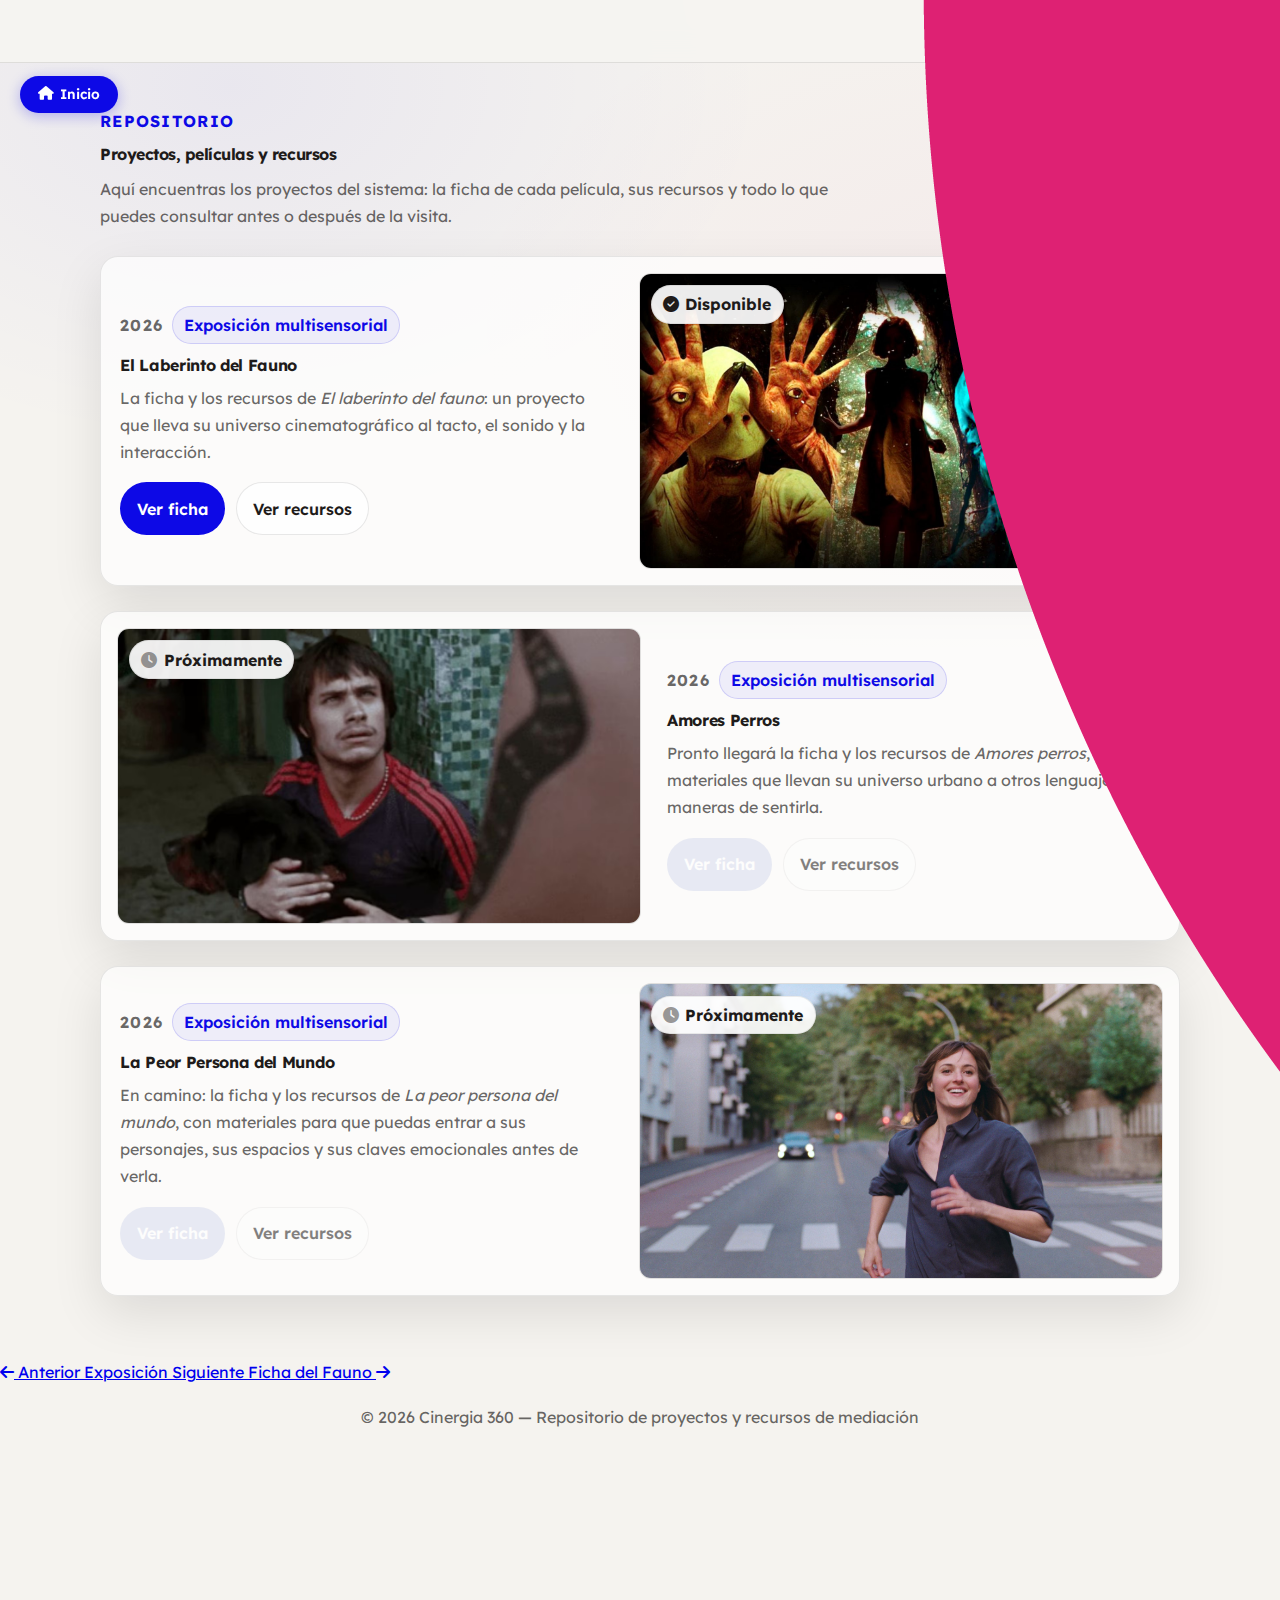
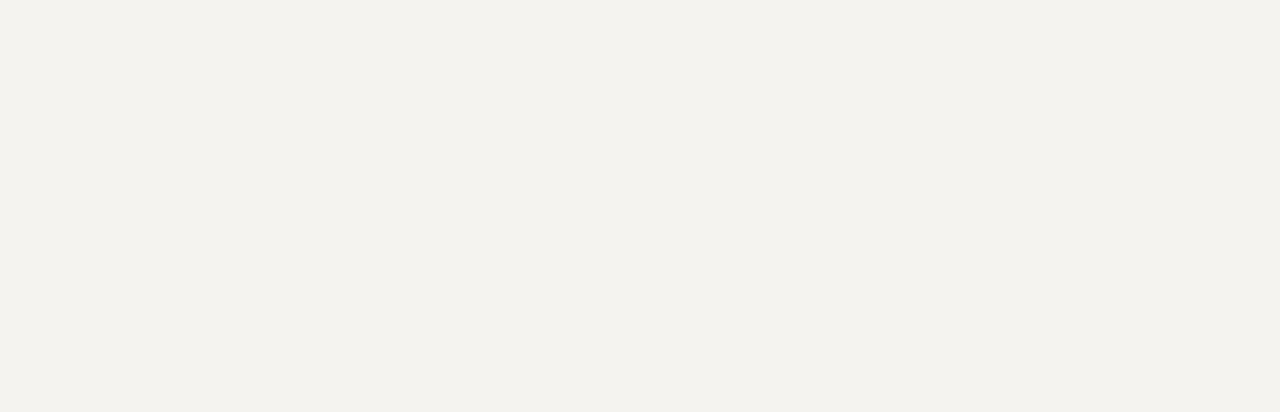
<file: repositorio.html>
<!DOCTYPE html>
<html lang="es">
<head>
  <meta charset="UTF-8" />
  <meta name="viewport" content="width=device-width, initial-scale=1.0" />
  <title>Repositorio | Cinergia 360</title>
  <meta name="description" content="Repositorio de proyectos y recursos de mediación de Cinergia 360. Explora los universos narrativos trabajados y sus materiales accesibles.">

  <!-- Tipografía -->
  <link rel="preconnect" href="https://fonts.googleapis.com">
  <link rel="preconnect" href="https://fonts.gstatic.com" crossorigin>
  <link href="https://fonts.googleapis.com/css2?family=Lexend:wght@300;400;500;600;700;800&display=swap" rel="stylesheet">

  <!-- Iconos -->
  <link rel="stylesheet" href="https://cdnjs.cloudflare.com/ajax/libs/font-awesome/6.5.1/css/all.min.css">

  <!-- Navegación global -->
  <link rel="stylesheet" href="nav.css" />

  <!-- CSS del repositorio -->
  <link rel="stylesheet" href="repositorio.css" />
</head>

<body>

  <!-- ====== NAVEGACIÓN GLOBAL ====== -->
  <nav class="site-nav" aria-label="Navegación principal">
    <div class="site-nav__inner">
      <a class="site-nav__brand" href="index.html" aria-label="Cinergia 360 — Inicio">
       <img src="img/LogoCinergia360_color2.png" alt="Cinergia 360" class="site-nav__brand-logo">
      </a>
      <ul class="site-nav__links" role="list">
        <li><a class="site-nav__link" href="index.html">Inicio</a></li>
        <li><a class="site-nav__link" href="podcast.html">Podcast</a></li>
        <li><a class="site-nav__link" href="talleres.html">Talleres</a></li>
        <li><a class="site-nav__link" href="exposicion.html">Exposición</a></li>
        <li><a class="site-nav__link" href="repositorio.html" aria-current="page">Repositorio</a></li>
      </ul>
      <button class="site-nav__toggle" type="button" aria-label="Abrir menú de navegación">
        <i class="fa-solid fa-bars" aria-hidden="true"></i>
      </button>
    </div>
  </nav>

  <main class="repo-main" id="contenido-principal">

    <!-- ====== HERO / INTRO ====== -->
    <section class="repo-hero" aria-labelledby="repo-title">
      <p class="repo-eyebrow" aria-hidden="true">Repositorio</p>
      <h1 id="repo-title">Proyectos, películas y recursos</h1>
      <p class="repo-hero__lead">
       Aquí encuentras los proyectos del sistema: la ficha de cada película, sus recursos y todo lo que puedes consultar antes o después de la visita.
      </p>
    </section>

    <!-- ====== LISTADO DE PROYECTOS ====== -->
    <section class="repo-list" aria-labelledby="proyectos-list-title">
      <h2 id="proyectos-list-title" class="visually-hidden">Listado de proyectos</h2>

      <!-- PROYECTO 1: El Laberinto del Fauno — DISPONIBLE -->
      <article class="repo-item" aria-labelledby="repo-p1-title">
        <div class="repo-item__media">
          <img
            src="img/portada1.jpeg"
            alt="Portada de El Laberinto del Fauno: el Fauno mítico de pie frente a Ofelia en el laberinto"
          >
          <span class="repo-item__status repo-item__status--ok" aria-label="Estado: Disponible">
            <i class="fa-solid fa-circle-check" aria-hidden="true"></i> Disponible
          </span>
        </div>

        <div class="repo-item__info">
          <div class="repo-meta">
            <span class="repo-date">2026</span>
            <span class="repo-tag">Exposición multisensorial</span>
          </div>

          <h2 class="repo-title" id="repo-p1-title">El Laberinto del Fauno</h2>

          <p class="repo-desc">
            La ficha y los recursos de <em>El laberinto del fauno</em>: un proyecto que lleva su universo cinematográfico al tacto, el sonido y la interacción.
          </p>

          <div class="repo-actions">
            <a class="repo-btn primary" href="ficha-fauno.html" aria-label="Ver ficha de El Laberinto del Fauno">
              Ver ficha
            </a>
            <a class="repo-btn ghost" href="fauno-recursos.html" aria-label="Ver recursos de El Laberinto del Fauno">
              Ver recursos
            </a>
          </div>
        </div>
      </article>

      <!-- PROYECTO 2: Amores Perros — PRÓXIMAMENTE -->
      <article class="repo-item" aria-labelledby="repo-p2-title">
        <div class="repo-item__media">
          <img
            src="img/portada2.jpeg"
            alt="Portada de Amores Perros: imagen urbana de Ciudad de México en blanco y negro"
          >
          <span class="repo-item__status repo-item__status--soon" aria-label="Estado: Próximamente">
            <i class="fa-solid fa-clock" aria-hidden="true"></i> Próximamente
          </span>
        </div>

        <div class="repo-item__info">
          <div class="repo-meta">
            <span class="repo-date">2026</span>
            <span class="repo-tag">Exposición multisensorial</span>
          </div>

          <h2 class="repo-title" id="repo-p2-title">Amores Perros</h2>

          <p class="repo-desc">
            Pronto llegará la ficha y los recursos de <em>Amores perros</em>, con materiales que llevan su universo urbano a otros lenguajes y maneras de sentirla.
          </p>

          <div class="repo-actions">
            <a
              class="repo-btn primary is-disabled"
              href="#"
              aria-disabled="true"
              tabindex="-1"
              aria-label="Ficha de Amores Perros — próximamente disponible"
            >Ver ficha</a>
            <a
              class="repo-btn ghost is-disabled"
              href="#"
              aria-disabled="true"
              tabindex="-1"
              aria-label="Recursos de Amores Perros — próximamente disponibles"
            >Ver recursos</a>
          </div>
        </div>
      </article>

      <!-- PROYECTO 3: La Peor Persona del Mundo — PRÓXIMAMENTE -->
      <article class="repo-item" aria-labelledby="repo-p3-title">
        <div class="repo-item__media">
          <img
            src="img/portada3.jpg"
            alt="Portada de La Peor Persona del Mundo: protagonista Julie en Oslo, Noruega"
          >
          <span class="repo-item__status repo-item__status--soon" aria-label="Estado: Próximamente">
            <i class="fa-solid fa-clock" aria-hidden="true"></i> Próximamente
          </span>
        </div>

        <div class="repo-item__info">
          <div class="repo-meta">
            <span class="repo-date">2026</span>
            <span class="repo-tag">Exposición multisensorial</span>
          </div>

          <h2 class="repo-title" id="repo-p3-title">La Peor Persona del Mundo</h2>

          <p class="repo-desc">
            En camino: la ficha y los recursos de <em>La peor persona del mundo</em>, con materiales para que puedas entrar a sus personajes, sus espacios y sus claves emocionales antes de verla.
          </p>

          <div class="repo-actions">
            <a
              class="repo-btn primary is-disabled"
              href="#"
              aria-disabled="true"
              tabindex="-1"
              aria-label="Ficha de La Peor Persona del Mundo — próximamente disponible"
            >Ver ficha</a>
            <a
              class="repo-btn ghost is-disabled"
              href="#"
              aria-disabled="true"
              tabindex="-1"
              aria-label="Recursos de La Peor Persona del Mundo — próximamente disponibles"
            >Ver recursos</a>
          </div>
        </div>
      </article>


    </section>
  </main>

  <!-- ====== NAVEGACIÓN ENTRE PÁGINAS ====== -->
  <nav class="page-nav" aria-label="Navegación entre páginas">
    <a href="exposicion.html" class="page-nav__btn" aria-label="Página anterior: Exposición">
      <i class="fa-solid fa-arrow-left" aria-hidden="true"></i>
      <span class="page-nav__label">
        <span class="page-nav__hint">Anterior</span>
        <span class="page-nav__name">Exposición</span>
      </span>
    </a>
    <a href="ficha-fauno.html" class="page-nav__btn" aria-label="Siguiente página: El Laberinto del Fauno">
      <span class="page-nav__label">
        <span class="page-nav__hint">Siguiente</span>
        <span class="page-nav__name">Ficha del Fauno</span>
      </span>
      <i class="fa-solid fa-arrow-right" aria-hidden="true"></i>
    </a>
  </nav>

  <footer class="repo-footer" role="contentinfo">
    <p>© 2026 Cinergia 360 — Repositorio de proyectos y recursos de mediación</p>
  </footer>

  <a class="back-to-home" href="index.html" aria-label="Volver al inicio de Cinergia 360">
    <i class="fa-solid fa-house" aria-hidden="true"></i>
    <span>Inicio</span>
  </a>

  <script src="nav.js"></script>
</body>
</html>
</file>
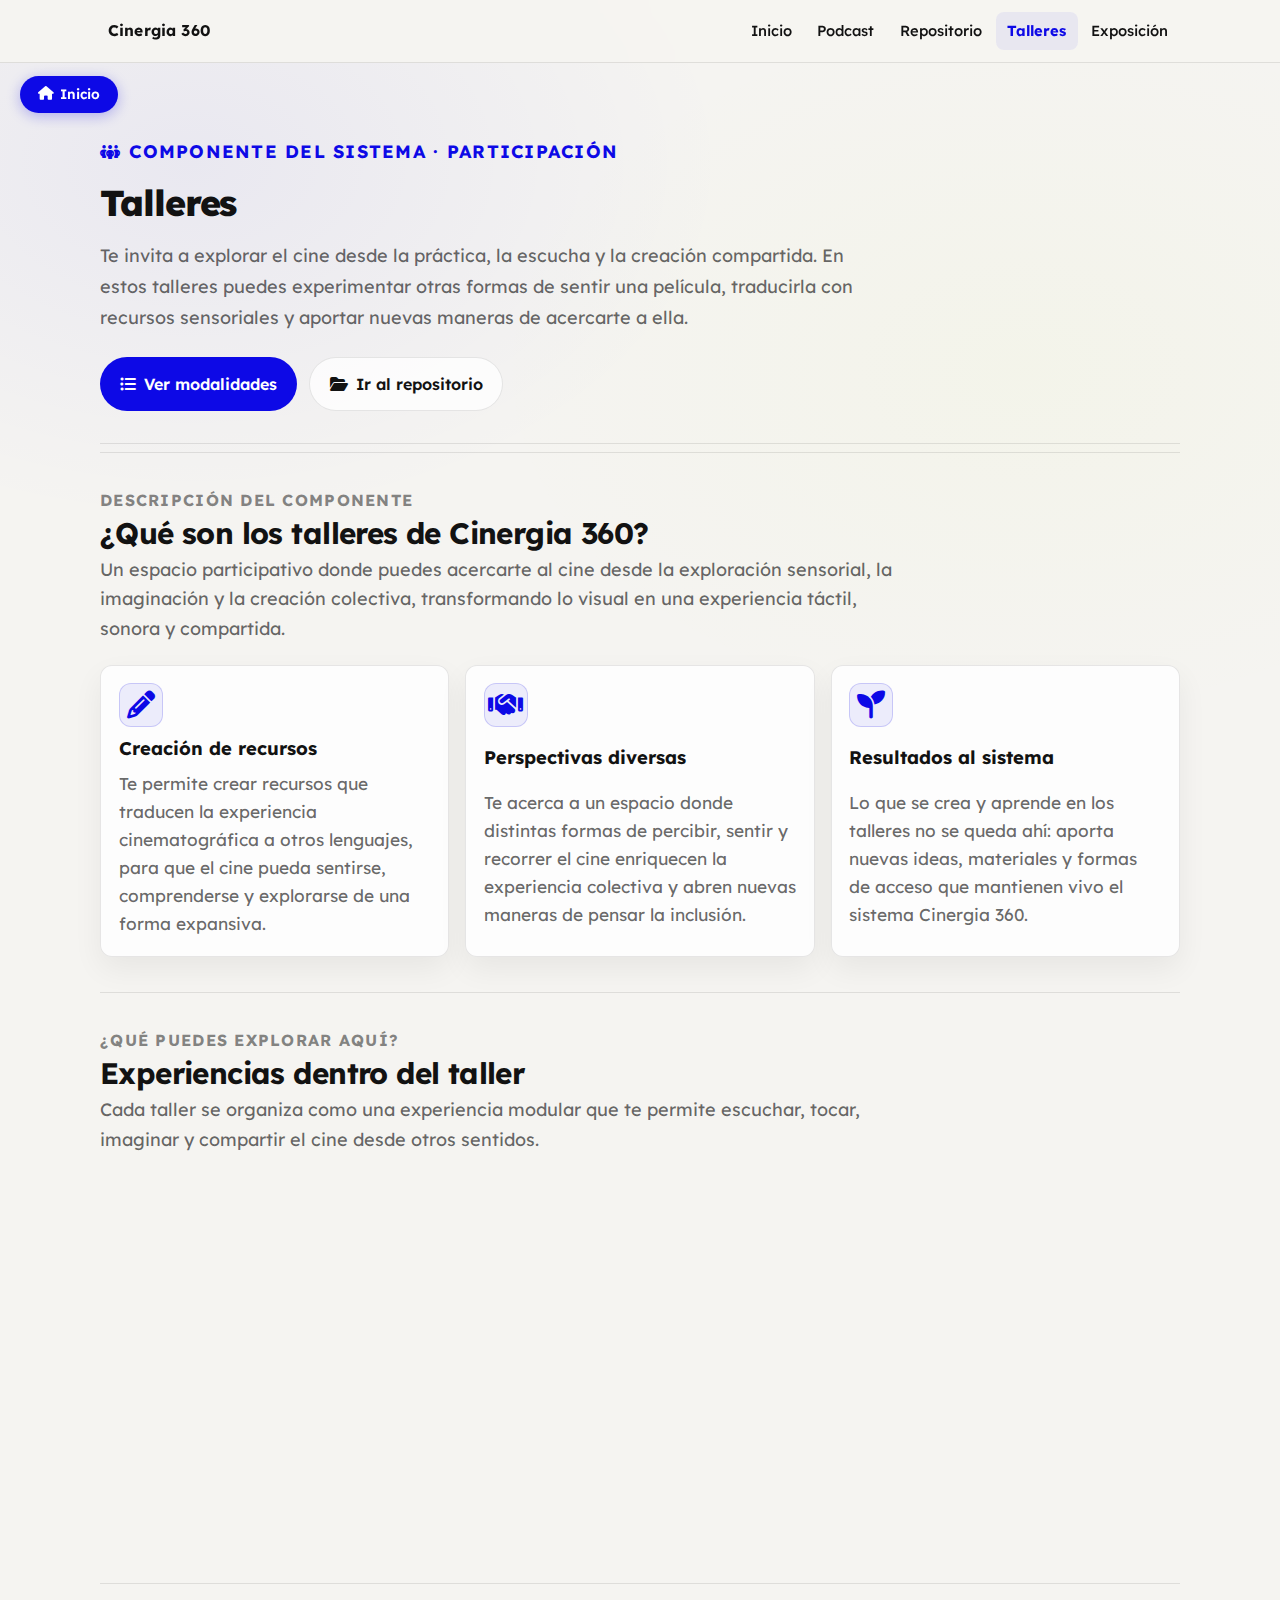
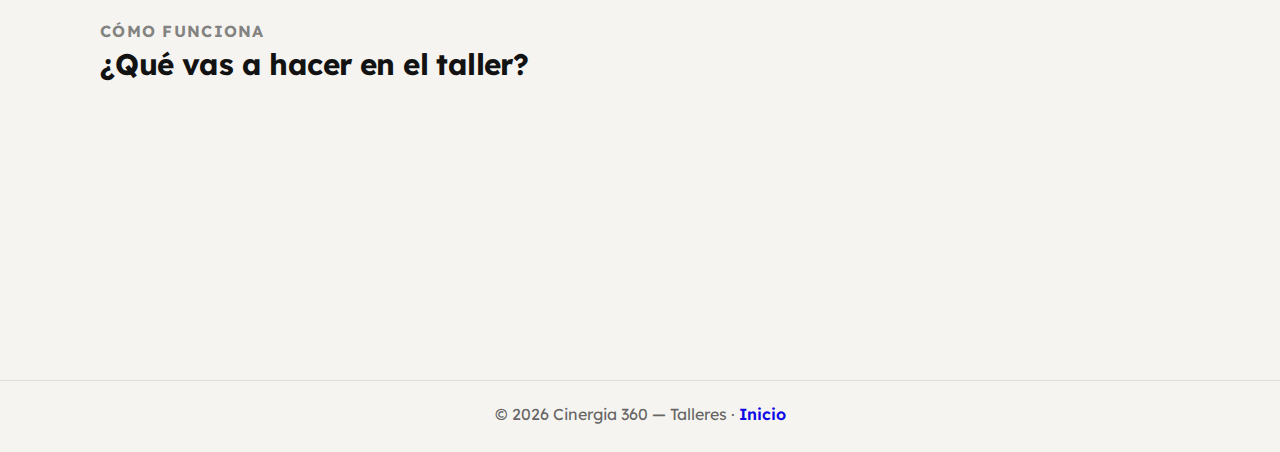
<file: talleres.html>
<!DOCTYPE html>
<html lang="es">
<head>
  <meta charset="UTF-8" />
  <meta name="viewport" content="width=device-width, initial-scale=1.0" />
  <title>Talleres | Cinergia 360</title>
  <meta name="description" content="Talleres participativos de Cinergia 360: espacios de práctica colectiva para traducir y explorar la experiencia cinematográfica desde enfoques inclusivos.">

  <link rel="preconnect" href="https://fonts.googleapis.com">
  <link rel="preconnect" href="https://fonts.gstatic.com" crossorigin>
  <link href="https://fonts.googleapis.com/css2?family=Lexend:wght@300;400;500;600;700;800&display=swap" rel="stylesheet">
  <link rel="stylesheet" href="https://cdnjs.cloudflare.com/ajax/libs/font-awesome/6.5.1/css/all.min.css">

  <link rel="stylesheet" href="nav.css" />
  <link rel="stylesheet" href="talleres.css" />
</head>

<body>

  <!-- ====== NAVEGACIÓN ====== -->
  <nav class="site-nav" aria-label="Navegación principal">
    <div class="site-nav__inner">
      <a class="site-nav__brand" href="index.html" aria-label="Cinergia 360 — Inicio">
        <span class="site-nav__brand-name">Cinergia 360</span>
      </a>
      <ul class="site-nav__links" role="list">
        <li><a class="site-nav__link" href="index.html">Inicio</a></li>
        <li><a class="site-nav__link" href="podcast.html">Podcast</a></li>
        <li><a class="site-nav__link" href="repositorio.html">Repositorio</a></li>
        <li><a class="site-nav__link" href="talleres.html" aria-current="page">Talleres</a></li>
        <li><a class="site-nav__link" href="exposicion.html">Exposición</a></li>
      </ul>
      <button class="site-nav__toggle" type="button" aria-label="Abrir menú de navegación">
        <i class="fa-solid fa-bars" aria-hidden="true"></i>
      </button>
    </div>
  </nav>

  <main class="comp-main" id="contenido-principal">

    <!-- ====== HERO ====== -->
    <header class="comp-hero" aria-labelledby="talleres-title">
      <p class="comp-hero__label">
        <i class="fa-solid fa-people-group" aria-hidden="true"></i>
        Componente del sistema · Participación
      </p>
      <h1 id="talleres-title" class="comp-hero__title">Talleres</h1>
      <p class="comp-hero__desc">
       Te invita a explorar el cine desde la práctica, la escucha y la creación compartida. En estos talleres puedes experimentar otras formas de sentir una película, traducirla con recursos sensoriales y aportar nuevas maneras de acercarte a ella.
      </p>
      <div class="comp-hero__actions">
        <a class="comp-btn comp-btn--primary" href="#modalidades">
          <i class="fa-solid fa-list-ul" aria-hidden="true"></i>
          Ver modalidades
        </a>
        <a class="comp-btn comp-btn--ghost" href="repositorio.html">
          <i class="fa-solid fa-folder-open" aria-hidden="true"></i>
          Ir al repositorio
        </a>
      </div>
    </header>

    <!-- ====== QUÉ SON LOS TALLERES ====== -->
    <section class="comp-section" aria-labelledby="que-son-title">
      <div class="comp-section__head">
        <p class="comp-section__label">Descripción del componente</p>
        <h2 id="que-son-title" class="comp-h2">¿Qué son los talleres de Cinergia 360?</h2>
        <p class="comp-muted">
         Un espacio participativo donde puedes acercarte al cine desde la exploración sensorial, la imaginación y la creación colectiva, transformando lo visual en una experiencia táctil, sonora y compartida.
        </p>
      </div>

      <div class="comp-cards-grid">

        <article class="comp-card" aria-labelledby="tall-desc-1">
          <div class="comp-card__icon" aria-hidden="true"><i class="fa-solid fa-pencil"></i></div>
          <h3 class="comp-card__title" id="tall-desc-1">Creación de recursos</h3>
          <p class="comp-card__desc">
            Te permite crear recursos que traducen la experiencia cinematográfica a otros lenguajes, para que el cine pueda sentirse, comprenderse y explorarse de una forma expansiva.
          </p>
        </article>

        <article class="comp-card" aria-labelledby="tall-desc-2">
          <div class="comp-card__icon" aria-hidden="true"><i class="fa-solid fa-handshake"></i></div>
          <h3 class="comp-card__title" id="tall-desc-2">Perspectivas diversas</h3>
          <p class="comp-card__desc">
            Te acerca a un espacio donde distintas formas de percibir, sentir y recorrer el cine enriquecen la experiencia colectiva y abren nuevas maneras de pensar la inclusión.
          </p>
        </article>

        <article class="comp-card" aria-labelledby="tall-desc-3">
          <div class="comp-card__icon" aria-hidden="true"><i class="fa-solid fa-seedling"></i></div>
          <h3 class="comp-card__title" id="tall-desc-3">Resultados al sistema</h3>
          <p class="comp-card__desc">
            Lo que se crea y aprende en los talleres no se queda ahí: aporta nuevas ideas, materiales y formas de acceso que mantienen vivo el sistema Cinergia 360.
          </p>
        </article>

      </div>
    </section>

    <!-- ====== MODALIDADES ====== -->
    <section class="comp-section" id="modalidades" aria-labelledby="modalidades-title">
      <div class="comp-section__head">
        <p class="comp-section__label">¿Qué puedes explorar aquí?</p>
        <h2 id="modalidades-title" class="comp-h2">Experiencias dentro del taller</h2>
        <p class="comp-muted">Cada taller se organiza como una experiencia modular que te permite escuchar, tocar, imaginar y compartir el cine desde otros sentidos.</p>
      </div>

      <div class="comp-cards-grid">

        <article class="comp-card" aria-labelledby="mod1-title">
          <div class="comp-card__icon" aria-hidden="true"><i class="fa-solid fa-microphone-lines"></i></div>
          <span class="comp-card__tag">Escucha e imaginación</span>
          <h3 class="comp-card__title" id="mod1-title">Cine que se escucha</h3>
          <p class="comp-card__desc">
            Escuchas escenas sin imagen para reconstruir atmósferas, personajes y emociones a partir del audio, la narración y elementos de apoyo como pictogramas o audiodescripción.
          </p>
          <span class="comp-card__status comp-card__status--ok" aria-label="Estado: Disponible">
            <i class="fa-solid fa-circle-check" aria-hidden="true"></i> Disponible
          </span>
        </article>

        <article class="comp-card" aria-labelledby="mod2-title">
          <div class="comp-card__icon" aria-hidden="true"><i class="fa-solid fa-hands"></i></div>
          <span class="comp-card__tag">Tacto y materiales</span>
          <h3 class="comp-card__title" id="mod2-title">Cine que se toca</h3>
          <p class="comp-card__desc">
           Exploras escenas mediante texturas, temperaturas, objetos reales, braille, alto contraste y materiales táctiles que te ayudan a traducir personajes, espacios y sensaciones.
          </p>
          <span class="comp-card__status comp-card__status--soon" aria-label="Estado: Próximamente">
            <i class="fa-solid fa-clock" aria-hidden="true"></i> Próximamente
          </span>
        </article>

        <article class="comp-card" aria-labelledby="mod3-title">
          <div class="comp-card__icon" aria-hidden="true"><i class="fa-solid fa-file-alt"></i></div>
          <span class="comp-card__tag">Creación colectiva</span>
          <h3 class="comp-card__title" id="mod3-title">Cine que se comparte</h3>
          <p class="comp-card__desc">
            Participas en la creación de una historia o storyboard colectivo y compartes los resultados en una muestra final que abre la conversación con otras personas.
          </p>
          <span class="comp-card__status comp-card__status--soon" aria-label="Estado: Próximamente">
            <i class="fa-solid fa-clock" aria-hidden="true"></i> Próximamente
          </span>
        </article>

      </div>
    </section>

    <!-- ====== METODOLOGÍA ====== -->
    <section class="comp-section" aria-labelledby="metodologia-title">
      <div class="comp-section__head">
        <p class="comp-section__label">Cómo funciona</p>
        <h2 id="metodologia-title" class="comp-h2">¿Qué vas a hacer en el taller?</h2>
      </div>

      <div class="comp-panel">
      <ul class="comp-list" aria-label="Qué vas a hacer en el taller">
  <li><strong>Escuchar escenas:</strong> Te acercas a fragmentos cinematográficos desde el sonido, la narración y la imaginación.</li>
  <li><strong>Explorar materiales:</strong> Recorres texturas, objetos y recursos táctiles que traducen personajes, espacios y atmósferas.</li>
  <li><strong>Crear en colectivo:</strong> Participas en ejercicios donde construyes historias, asociaciones sensoriales o interpretaciones compartidas.</li>
  <li><strong>Compartir perspectivas:</strong> Conversas con otras personas sobre distintas formas de sentir, entender y vivir una película.</li>
</ul>
      </div>
    </section>

  </main>

  <footer class="comp-footer" role="contentinfo">
    <p>© 2026 Cinergia 360 — Talleres · <a href="index.html">Inicio</a></p>
  </footer>

  <a class="back-to-home" href="index.html" aria-label="Volver al inicio de Cinergia 360">
    <i class="fa-solid fa-house" aria-hidden="true"></i>
    <span>Inicio</span>
  </a>

  <script src="nav.js"></script>
  <script src="talleres.js"></script>
</body>
</html>
</file>
<file: nav.css>
/* =========================================================
   CINERGIA 360 · NAVEGACIÓN GLOBAL
   Incluir en todas las páginas (antes del CSS de la página).
   Requiere Font Awesome + Lexend cargados en el HTML.
   Modo oscuro: añadir clase site-nav--dark al <nav>.
========================================================= */

/* =========================================================
   TOKENS GLOBALES — disponibles en todas las páginas
   (nav.css se carga primero en todos los HTML del sitio)
========================================================= */
:root {
  /* Paleta Cinergia 360 */
  --c360-indigo: #0D09E6;
  --c360-orange: #DE2173;
  --c360-lime:   #CEF03A;
  --c360-cream:  #f8f6e4;
  --c360-peach:  #eeb3a8;
  --c360-lilac:  #a895cb;

  /* Roles semánticos — usar en todo el sitio */
  --color-primary:      #0D09E6;          /* CTAs principales, brand */
  --color-primary-dark: #0a07c2;          /* Hover de CTAs primarias */
  --color-accent:       #DE2173;          /* Acento secundario, podcast */
  --color-focus:        #CEF03A;          /* Anillo de foco accesible */
  --color-focus-dark:   #0D09E6;          /* Foco sobre fondo claro */

  /* Superficie */
  --color-surface:      #f5f4f1;
  --color-paper:        #ffffff;
  --color-cream:        #f8f6e4;

  /* Texto */
  --color-ink:          #121212;
  --color-muted:        rgba(18,18,18,0.65);
  --color-subtle:       rgba(18,18,18,0.45);

  /* Bordes */
  --color-line:         rgba(18,18,18,0.10);
  --color-line-mid:     rgba(18,18,18,0.16);

  /* Tags / etiquetas */
  --color-tag-bg:       rgba(13,9,230,0.06);
  --color-tag-border:   rgba(13,9,230,0.14);
  --color-tag-text:     #0D09E6;

  /* Badges de estado */
  --color-ok-bg:        rgba(206,240,58,0.18);
  --color-ok-border:    rgba(206,240,58,0.42);
  --color-ok-text:      #344300;
  --color-ok-icon:      #4d6200;
  --color-soon-bg:      rgba(18,18,18,0.05);
  --color-soon-border:  rgba(18,18,18,0.10);
  --color-soon-text:    rgba(18,18,18,0.58);
  --color-soon-icon:    rgba(18,18,18,0.42);
}

.site-nav {
  /* Tokens locales — modo claro (páginas internas) */
  --nav-bg: rgba(245, 244, 241, 0.92);
  --nav-text: #121212;
  --nav-text-sub: rgba(18, 18, 18, 0.55);
  --nav-border: rgba(18, 18, 18, 0.10);
  --nav-hover-bg: rgba(13,9,230,0.06);
  --nav-active-color: #0D09E6;
  --nav-height: 62px;
  --nav-radius: 8px;

  position: sticky;
  top: 0;
  z-index: 100;
  width: 100%;
  background: var(--nav-bg);
  backdrop-filter: blur(14px);
  -webkit-backdrop-filter: blur(14px);
  border-bottom: 1px solid var(--nav-border);
  font-family: 'Lexend', system-ui, sans-serif;
}

/* Modo oscuro (para home sobre hero dark) */
.site-nav--dark {
  --nav-bg: rgba(0, 0, 0, 0.80);
  --nav-text: #ffffff;
  --nav-text-sub: rgba(255, 255, 255, 0.55);
  --nav-border: rgba(255, 255, 255, 0.10);
  --nav-hover-bg: rgba(255, 255, 255, 0.08);
  --nav-active-color: #f8f6e4;
}

.site-nav__inner {
  max-width: 1120px;
  margin: 0 auto;
  padding: 0 1.25rem;
  height: var(--nav-height);
  display: flex;
  align-items: center;
  justify-content: space-between;
  gap: 1rem;
}

/* ====== BRAND / LOGO ====== */
.site-nav__brand {
  text-decoration: none;
  color: var(--nav-text);
  display: inline-flex;
  flex-direction: column;
  line-height: 1.1;
  flex-shrink: 0;
  border-radius: var(--nav-radius);
  padding: 0.35rem 0.5rem;
  transition: background 0.18s ease, opacity 0.18s ease;
}

.site-nav__brand:hover {
  background: var(--nav-hover-bg);
}

.site-nav__brand:focus-visible {
  outline: 2px solid #0D09E6;
  outline-offset: 2px;
}

.site-nav__brand-name {
  font-size: 0.97rem;
  font-weight: 700;
  letter-spacing: 0.01em;
}

.site-nav__brand-sub {
  font-size: 0.75rem;
  color: var(--nav-text-sub);
  font-weight: 400;
}

/* ====== LINKS ====== */
.site-nav__links {
  display: flex;
  align-items: center;
  gap: 0.15rem;
  list-style: none;
}

.site-nav__link {
  display: inline-block;
  padding: 0.5rem 0.72rem;
  border-radius: var(--nav-radius);
  text-decoration: none;
  color: var(--nav-text);
  font-size: 0.92rem;
  font-weight: 500;
  white-space: nowrap;
  transition: background 0.18s ease, color 0.18s ease;
}

.site-nav__link:hover {
  background: var(--nav-hover-bg);
}

.site-nav__link[aria-current="page"] {
  color: var(--nav-active-color);
  font-weight: 700;
  background: var(--nav-hover-bg);
}

.site-nav__link:focus-visible {
  outline: 2px solid #0D09E6;
  outline-offset: 2px;
}

/* ====== HAMBURGER ====== */
.site-nav__toggle {
  display: none;
  align-items: center;
  justify-content: center;
  width: 44px;
  height: 44px;
  border: 1px solid var(--nav-border);
  border-radius: var(--nav-radius);
  background: var(--nav-hover-bg);
  color: var(--nav-text);
  cursor: pointer;
  flex-shrink: 0;
  transition: background 0.18s ease, border-color 0.18s ease;
  font-size: 0.95rem;
}

.site-nav__toggle:hover {
  background: rgba(13,9,230,0.10);
}

.site-nav__toggle:focus-visible {
  outline: 2px solid #0D09E6;
  outline-offset: 2px;
}

/* ====== BREADCRUMB (subpáginas) ====== */
.site-breadcrumb {
  background: transparent;
  border-bottom: 1px solid rgba(18, 18, 18, 0.07);
  font-family: 'Lexend', system-ui, sans-serif;
}

.site-breadcrumb__inner {
  max-width: 1120px;
  margin: 0 auto;
  padding: 0.55rem 1.25rem;
  display: flex;
  align-items: center;
  gap: 0.4rem;
  font-size: 0.83rem;
  color: rgba(18, 18, 18, 0.55);
  flex-wrap: wrap;
}

.site-breadcrumb__item {
  display: inline-flex;
  align-items: center;
  gap: 0.4rem;
}

.site-breadcrumb__link {
  color: rgba(18, 18, 18, 0.55);
  text-decoration: none;
  transition: color 0.15s ease;
}

.site-breadcrumb__link:hover {
  color: #0D09E6;
}

.site-breadcrumb__sep {
  opacity: 0.45;
  font-size: 0.72rem;
}

.site-breadcrumb__current {
  color: #121212;
  font-weight: 600;
}

/* ====== MOBILE ====== */
@media (max-width: 780px) {
  .site-nav__toggle {
    display: flex;
  }

  .site-nav__links {
    display: none;
    position: absolute;
    top: var(--nav-height);
    left: 0;
    right: 0;
    flex-direction: column;
    align-items: stretch;
    gap: 0;
    background: var(--nav-bg);
    backdrop-filter: blur(14px);
    -webkit-backdrop-filter: blur(14px);
    border-bottom: 1px solid var(--nav-border);
    padding: 0.6rem 1.25rem 1rem;
    z-index: 99;
  }

  .site-nav__links.is-open {
    display: flex;
  }

  .site-nav__link {
    padding: 0.8rem 0.75rem;
    border-radius: 10px;
    font-size: 0.93rem;
    border-bottom: 1px solid var(--nav-border);
  }

  .site-nav__link:last-child {
    border-bottom: none;
  }

  .site-breadcrumb__inner {
    padding: 0.5rem 1rem;
  }
}

@media (max-width: 480px) {
  .site-nav__brand-sub {
    display: none;
  }
}

/* ====== BOTÓN VOLVER AL INICIO (subpáginas) ====== */
.back-to-home {
  position: fixed;
  top: calc(var(--nav-height, 62px) + 0.85rem);
  left: 1.25rem;
  z-index: 99;
  display: inline-flex;
  align-items: center;
  gap: 0.45rem;
  padding: 0.6rem 1rem;
  background: #0D09E6;
  color: #fff;
  border-radius: 999px;
  text-decoration: none;
  font-family: 'Lexend', system-ui, sans-serif;
  font-weight: 600;
  font-size: 0.86rem;
  line-height: 1;
  box-shadow: 0 3px 14px rgba(13,9,230,0.28);
  border: 2px solid transparent;
  transition: background 0.2s ease, transform 0.2s ease, box-shadow 0.2s ease;
}

.back-to-home:hover {
  background: var(--color-primary-dark, #0a07c2);
  transform: translateY(-2px);
  box-shadow: 0 6px 20px rgba(13,9,230,0.32);
}

.back-to-home:focus-visible {
  outline: 3px solid #CEF03A;
  outline-offset: 3px;
}

@media (max-width: 780px) {
  .back-to-home {
    top: calc(var(--nav-height, 62px) + 0.65rem);
    left: 1rem;
    font-size: 0.84rem;
    padding: 0.55rem 0.9rem;
  }
}

@media (max-width: 520px) {
  .back-to-home {
    top: calc(var(--nav-height, 62px) + 0.5rem);
    left: 0.75rem;
    padding: 0.6rem 0.75rem;
  }
  .back-to-home span {
    display: none;
  }
}
</file>
<file: exposicion.css>
/* =========================================================
   CINERGIA 360 · EXPOSICIÓN MULTISENSORIAL
   Acento de color: lila (--c360-lilac) — sensorial/presencial
   Paleta Cinergia 360 + Lexend
========================================================= */

/* ====== TOKENS ====== */
:root {
  --c360-indigo: #0D09E6;
  --c360-cream:  #f8f6e4;
  --c360-orange: #DE2173;
  --c360-lime:   #CEF03A;
  --c360-peach:  #eeb3a8;
  --c360-lilac:  #a895cb;

  --comp-accent:        #0D09E6;
  --comp-accent-soft:   rgba(13,9,230,0.07);
  --comp-accent-border: rgba(13,9,230,0.16);

  --bg:    #f5f4f1;
  --paper: #ffffff;
  --ink:   #121212;
  --muted: rgba(18,18,18,0.65);
  --line:  rgba(18,18,18,0.10);

  --shadow-soft: 0 12px 30px rgba(0,0,0,0.06);
  --shadow-card: 0 18px 50px rgba(0,0,0,0.10);
  --radius:    18px;
  --radius-sm: 12px;
}

/* ====== BASE ====== */
*, *::before, *::after { box-sizing: border-box; margin: 0; padding: 0; }
html { scroll-behavior: smooth; overflow-x: hidden; }

body {
  font-family: 'Lexend', system-ui, sans-serif;
  color: var(--ink);
  background:
    radial-gradient(900px 600px at 22% 8%,  rgba(13,9,230,0.05),  transparent 60%),
    radial-gradient(900px 600px at 72% 20%, rgba(222,33,115,0.04), transparent 60%),
    var(--bg);
  line-height: 1.5;
  overflow-x: hidden;
}

/* ====== LAYOUT ====== */
.comp-main {
  max-width: 1120px;
  margin: 0 auto;
  padding: 2.2rem 1.25rem 4rem;
}

/* ====== HERO ====== */
.comp-hero {
  padding: 2.5rem 0 2rem;
  display: grid;
  gap: 1.2rem;
  border-bottom: 1px solid var(--line);
  margin-bottom: 0.5rem;
}

.comp-hero__label {
  display: inline-flex;
  align-items: center;
  gap: 0.5rem;
  font-size: var(--type-hero-label);
  font-weight: 700;
  text-transform: uppercase;
  letter-spacing: 0.07em;
  color: var(--comp-accent);
}

.comp-hero__label i {
  font-size: var(--type-body);
}

.comp-hero__title {
  font-size: var(--type-hero-title);
  font-weight: 800;
  line-height: 1.03;
  letter-spacing: -0.03em;
  color: var(--ink);
}

.comp-hero__desc {
  font-size: var(--type-hero-desc);
  line-height: 1.72;
  color: var(--muted);
  max-width: 70ch;
}

.comp-hero__actions {
  display: flex;
  gap: 0.75rem;
  flex-wrap: wrap;
  margin-top: 0.3rem;
}

/* ====== BOTONES ====== */
.comp-btn {
  display: inline-flex;
  align-items: center;
  gap: 0.5rem;
  padding: 0.85rem 1.2rem;
  border-radius: 999px;
  font-family: 'Lexend', system-ui, sans-serif;
  font-size: var(--type-button);
  font-weight: 600;
  text-decoration: none;
  border: 1px solid transparent;
  cursor: pointer;
  min-height: 44px;
  touch-action: manipulation;
  transition: transform 0.2s ease, opacity 0.2s ease, background 0.2s ease;
}

.comp-btn--primary { background: var(--comp-accent); color: #fff; }
.comp-btn--primary:hover { background: #0a07c2; transform: translateY(-2px); }

.comp-btn--ghost {
  background: rgba(255,255,255,0.75);
  color: var(--ink);
  border-color: var(--line);
}
.comp-btn--ghost:hover { background: #fff; transform: translateY(-2px); }

.comp-btn--primary:focus-visible { outline: 3px solid #CEF03A; outline-offset: 3px; }
.comp-btn--ghost:focus-visible { outline: 2px solid #0D09E6; outline-offset: 2px; }

/* ====== SECCIONES ====== */
.comp-section {
  padding: 2.2rem 0;
  border-top: 1px solid var(--line);
}

.comp-section__head { margin-bottom: 1.3rem; }

.comp-section__label {
  font-size: var(--type-section-label);
  font-weight: 700;
  text-transform: uppercase;
  letter-spacing: 0.08em;
  color: rgba(18,18,18,0.52);
  margin-bottom: 0.3rem;
}

.comp-h2 {
  font-size: var(--type-section-title);
  font-weight: 700;
  line-height: 1.1;
  letter-spacing: -0.02em;
  color: var(--ink);
  margin-bottom: 0.35rem;
}

.comp-muted {
  font-size: var(--type-section-desc);
  color: var(--muted);
  line-height: 1.65;
  max-width: 72ch;
}

/* ====== TARJETAS ====== */
.comp-cards-grid {
  display: grid;
  grid-template-columns: repeat(auto-fill, minmax(280px, 1fr));
  gap: 1rem;
}

.comp-card {
  background: rgba(255,255,255,0.82);
  border: 1px solid var(--line);
  border-radius: var(--radius-sm);
  padding: 1.1rem;
  box-shadow: var(--shadow-soft);
  display: grid;
  gap: 0.65rem;
  transition: transform 0.2s ease, box-shadow 0.2s ease, border-color 0.2s ease;
}

.comp-card:hover {
  transform: translateY(-2px);
  box-shadow: var(--shadow-card);
  border-color: var(--comp-accent-border);
}

.comp-card__icon {
  width: 44px; height: 44px;
  border-radius: 12px;
  display: grid;
  place-items: center;
  background: var(--comp-accent-soft);
  border: 1px solid var(--comp-accent-border);
  color: var(--comp-accent);
  font-size: var(--type-component-icon);
}

.comp-card__tag { font-size: var(--type-tag); font-weight: 700; text-transform: uppercase; letter-spacing: 0.05em; color: var(--comp-accent); }
.comp-card__title { font-size: var(--type-component-title); font-weight: 700; line-height: 1.2; color: var(--ink); }
.comp-card__desc  { font-size: var(--type-component-desc); line-height: 1.62; color: var(--muted); }

.comp-card__status {
  display: inline-flex;
  align-items: center;
  gap: 0.35rem;
  font-size: var(--type-status);
  font-weight: 700;
  border-radius: 999px;
  padding: 0.30rem 0.60rem;
  border: 1px solid transparent;
}

.comp-card__status--ok   { background: rgba(206,240,58,0.18); color: #344300; border-color: rgba(206,240,58,0.42); }
.comp-card__status--ok i { color: #4d6200; }
.comp-card__status--soon   { background: rgba(18,18,18,0.05); color: rgba(18,18,18,0.58); border-color: rgba(18,18,18,0.10); }
.comp-card__status--soon i { color: rgba(18,18,18,0.42); }

/* ====== PANEL ====== */
.comp-panel {
  background: rgba(255,255,255,0.82);
  border: 1px solid var(--line);
  border-radius: var(--radius);
  padding: 1.2rem;
  box-shadow: var(--shadow-soft);
}

.comp-panel--accent {
  background: var(--comp-accent-soft);
  border-color: var(--comp-accent-border);
}

/* ====== GRID SENTIDOS ====== */
.sentidos-grid {
  display: grid;
  grid-template-columns: repeat(auto-fill, minmax(180px, 1fr));
  gap: 0.85rem;
}

.sentido-item {
  background: rgba(255,255,255,0.82);
  border: 1px solid var(--line);
  border-radius: var(--radius-sm);
  padding: 1rem;
  box-shadow: var(--shadow-soft);
  display: grid;
  gap: 0.55rem;
  text-align: center;
  transition: transform 0.2s ease, box-shadow 0.2s ease;
}

.sentido-item:hover {
  transform: translateY(-2px);
  box-shadow: var(--shadow-card);
  border-color: var(--comp-accent-border);
}

.sentido-item__icon {
  width: 52px; height: 52px;
  border-radius: 999px;
  margin: 0 auto;
  display: grid;
  place-items: center;
  background: var(--comp-accent-soft);
  border: 1px solid var(--comp-accent-border);
  color: var(--comp-accent);
  font-size: var(--type-component-title);
}

.sentido-item__name {
  font-size: var(--type-body);
  font-weight: 700;
  color: var(--ink);
}

.sentido-item__desc {
  font-size: var(--type-support);
  color: var(--muted);
  line-height: 1.5;
}

/* ====== FOOTER ====== */
.comp-footer {
  border-top: 1px solid var(--line);
  padding: 1.3rem 1.25rem 1.6rem;
  text-align: center;
  color: var(--muted);
  font-size: var(--type-footer);
  font-family: 'Lexend', system-ui, sans-serif;
}

.comp-footer a { color: var(--c360-indigo); text-decoration: none; font-weight: 600; }
.comp-footer a:hover { text-decoration: underline; }

/* ====== RESPONSIVE ====== */
@media (max-width: 960px) {
  .comp-main { padding: 2rem 1.25rem 3.5rem; }
}

@media (max-width: 780px) {
  .comp-cards-grid { grid-template-columns: 1fr 1fr; }
  .sentidos-grid { grid-template-columns: 1fr 1fr; }
  .comp-hero__actions { flex-direction: column; align-items: flex-start; }
}

@media (max-width: 520px) {
  .comp-main { padding: 1.5rem 1rem 3rem; }
  .comp-cards-grid, .sentidos-grid { grid-template-columns: 1fr; }
  .comp-hero__actions { align-items: stretch; }
  .comp-btn { width: 100%; justify-content: center; }
}
</file>
<file: ficha-fauno.css>
/* =========================================================
   CINERGIA 360 · FICHA DE PROYECTO (ficha-fauno.html)
   Diseñado para escalar: misma estructura para otras fichas.
   Paleta Cinergia 360 + Lexend
========================================================= */

/* ====== TOKENS ====== */
:root {
  --c360-indigo: #0D09E6;
  --c360-orange: #DE2173;
  --c360-lime:   #CEF03A;

  --bg:          #f5f3ef;
  --paper:       #ffffff;
  --ink:         #1e1b1a;
  --muted:       rgba(30,27,26,0.65);
  --line:        rgba(30,27,26,0.10);
  --line-mid:    rgba(30,27,26,0.14);

  --shadow-soft: 0 12px 30px rgba(0,0,0,0.06);
  --shadow-card: 0 18px 50px rgba(0,0,0,0.10);
  --radius:      18px;
  --radius-sm:   12px;
}

/* ====== BASE ====== */
*, *::before, *::after { box-sizing: border-box; margin: 0; padding: 0; }
html { scroll-behavior: smooth; overflow-x: hidden; }

body {
  font-family: 'Lexend', system-ui, sans-serif;
  color: var(--ink);
  background:
    radial-gradient(900px 600px at 18% 6%,  rgba(13,9,230,0.05),  transparent 60%),
    radial-gradient(900px 600px at 78% 22%, rgba(222,33,115,0.04), transparent 60%),
    var(--bg);
  line-height: 1.5;
  overflow-x: hidden;
}

/* ====== LAYOUT ====== */
.ficha-main {
  max-width: 1120px;
  margin: 0 auto;
  padding: 2.2rem 1.25rem 4rem;
  display: grid;
  gap: 0;
}

/* ====== BOTONES ====== */
.ficha-btn {
  display: inline-flex;
  align-items: center;
  gap: 0.5rem;
  padding: 0.85rem 1.1rem;
  min-height: 44px;
  border-radius: 999px;
  font-family: 'Lexend', system-ui, sans-serif;
  font-size: var(--type-button);
  font-weight: 600;
  text-decoration: none;
  border: 1px solid transparent;
  cursor: pointer;
  touch-action: manipulation;
  transition: transform 0.2s ease, opacity 0.2s ease, background 0.2s ease, border-color 0.2s ease;
}

.ficha-btn--primary {
  background: var(--c360-indigo);
  color: #fff;
}

.ficha-btn--primary:hover {
  background: #0D09E6;
  transform: translateY(-2px);
}

.ficha-btn--ghost {
  background: rgba(255,255,255,0.75);
  color: var(--ink);
  border-color: var(--line);
}

.ficha-btn--ghost:hover {
  background: #fff;
  border-color: var(--line-mid);
  transform: translateY(-2px);
}

.ficha-btn--primary:focus-visible {
  outline: 3px solid #CEF03A;
  outline-offset: 3px;
}

.ficha-btn--ghost:focus-visible {
  outline: 2px solid #0D09E6;
  outline-offset: 2px;
}

/* ====== HERO ====== */
.ficha-hero {
  display: grid;
  grid-template-columns: 1fr 1.1fr;
  gap: 1.4rem;
  align-items: center;
  padding-bottom: 2rem;
  margin-bottom: 0.5rem;
}

.ficha-hero__media {
  position: relative;
  border-radius: var(--radius);
  overflow: hidden;
  border: 1px solid rgba(30,27,26,0.10);
  box-shadow: var(--shadow-card);
  min-height: 340px;
  align-self: stretch;
  background: #1e1b1a;
}

.ficha-hero__media img {
  position: absolute;
  inset: 0;
  width: 100%;
  height: 100%;
  object-fit: cover;
  object-position: center center;
  display: block;
}

.ficha-hero__media-overlay {
  position: absolute;
  inset: 0;
  background: linear-gradient(180deg, rgba(0,0,0,0) 40%, rgba(0,0,0,0.35));
  pointer-events: none;
}

.ficha-hero__badges {
  position: absolute;
  top: 0.75rem;
  left: 0.75rem;
  display: flex;
  gap: 0.4rem;
  flex-wrap: wrap;
}

.ficha-badge {
  display: inline-flex;
  align-items: center;
  gap: 0.35rem;
  border-radius: 999px;
  padding: 0.40rem 0.68rem;
  font-size: var(--type-tag);
  font-weight: 700;
  background: rgba(255,255,255,0.92);
  border: 1px solid rgba(18,18,18,0.10);
  box-shadow: 0 4px 12px rgba(0,0,0,0.10);
}

.ficha-badge--ok i   { color: #1e1b1a; }
.ficha-badge--year   { color: rgba(18,18,18,0.75); }

.ficha-hero__info {
  display: grid;
  gap: 0.75rem;
  align-content: start;
}

.ficha-eyebrow {
  font-size: var(--type-hero-label);
  font-weight: 700;
  text-transform: uppercase;
  letter-spacing: 0.09em;
  color: var(--c360-indigo);
}

.ficha-tags {
  display: flex;
  gap: 0.45rem;
  flex-wrap: wrap;
}

.ficha-tag {
  font-size: var(--type-tag);
  font-weight: 600;
  padding: 0.34rem 0.68rem;
  border-radius: 999px;
  border: 1px solid rgba(13,9,230,0.14);
  background: rgba(13,9,230,0.06);
  color: var(--c360-indigo);
}

.ficha-title {
  font-size: var(--type-hero-title);
  font-weight: 800;
  line-height: 1.05;
  letter-spacing: -0.03em;
  color: var(--ink);
  overflow-wrap: break-word;
}

.ficha-director {
  font-size: var(--type-meta);
  color: var(--muted);
  font-weight: 500;
}

.ficha-lead {
  font-size: var(--type-hero-desc);
  line-height: 1.72;
  color: rgba(18,18,18,0.72);
  max-width: 60ch;
}

.ficha-hero__actions {
  display: flex;
  gap: 0.7rem;
  flex-wrap: wrap;
  margin-top: 0.25rem;
}

/* ====== SECCIONES ====== */
.ficha-section {
  padding: 2.8rem 0;
}

.ficha-section--alt {
  background: none;
}

.ficha-section__head {
  margin-bottom: 1.4rem;
}

.ficha-section__label {
  font-size: var(--type-section-label);
  font-weight: 700;
  text-transform: uppercase;
  letter-spacing: 0.1em;
  color: rgba(30,27,26,0.52);
  margin-bottom: 0.3rem;
}

.ficha-h2 {
  font-size: var(--type-section-title);
  font-weight: 700;
  line-height: 1.1;
  letter-spacing: -0.02em;
  color: var(--ink);
  margin-bottom: 0.3rem;
}

.ficha-h3 {
  font-size: var(--type-h3);
  font-weight: 700;
  line-height: 1.2;
  color: var(--ink);
  margin-bottom: 0.55rem;
}

.ficha-section__desc {
  font-size: var(--type-section-desc);
  color: var(--muted);
  line-height: 1.65;
  max-width: 68ch;
}

/* ====== DATOS DEL PROYECTO ====== */
.ficha-datos-grid {
  display: grid;
  grid-template-columns: repeat(3, 1fr);
  gap: 0.8rem;
}

.ficha-dato {
  background: rgba(255,255,255,0.82);
  border: 1px solid var(--line);
  border-radius: var(--radius-sm);
  padding: 0.9rem 1rem;
  box-shadow: var(--shadow-soft);
  display: grid;
  gap: 0.3rem;
}

.ficha-dato__label {
  font-size: var(--type-label);
  font-weight: 700;
  text-transform: uppercase;
  letter-spacing: 0.08em;
  color: rgba(18,18,18,0.52);
}

.ficha-dato__val {
  font-size: var(--type-body);
  line-height: 1.3;
  color: var(--ink);
  font-weight: 600;
}

.ficha-dato__val--ok {
  color: #1e1b1a;
  display: inline-flex;
  align-items: center;
  gap: 0.4rem;
}

.ficha-dato__val--ok i { color: #1e1b1a; font-size: var(--type-body); }

/* ====== CONTENT GRID (texto) ====== */
.ficha-content-grid {
  display: grid;
  grid-template-columns: 1fr 1fr;
  gap: 1.2rem;
}

.ficha-text-block {
  background: rgba(255,255,255,0.75);
  border: 1px solid var(--line);
  border-radius: var(--radius-sm);
  padding: 1.1rem;
  box-shadow: var(--shadow-soft);
}

.ficha-text-block p {
  font-size: var(--type-body);
  line-height: 1.72;
  color: rgba(18,18,18,0.78);
  margin-top: 0.65rem;
}

.ficha-text-block p:first-of-type { margin-top: 0; }

/* ====== DIMENSIONES DE MEDIACIÓN ====== */
.ficha-dimensiones {
  display: grid;
  grid-template-columns: repeat(auto-fill, minmax(280px, 1fr));
  gap: 1rem;
}

.ficha-dim {
  background: rgba(255,255,255,0.82);
  border: 1px solid var(--line);
  border-radius: var(--radius-sm);
  padding: 1.1rem 1.2rem;
  box-shadow: var(--shadow-soft);
  display: grid;
  gap: 0.7rem;
  align-content: start;
  transition: transform 0.2s ease, box-shadow 0.2s ease, border-color 0.2s ease;
}

.ficha-dim:hover {
  transform: translateY(-2px);
  box-shadow: var(--shadow-card);
  border-color: rgba(13,9,230,0.18);
}

.ficha-dim__icon {
  width: 44px;
  height: 44px;
  border-radius: 12px;
  display: grid;
  place-items: center;
  background: rgba(13,9,230,0.07);
  border: 1px solid rgba(13,9,230,0.14);
  color: var(--c360-indigo);
  font-size: var(--type-component-icon);
}

.ficha-dim__title {
  font-size: var(--type-component-title);
  font-weight: 700;
  color: var(--ink);
  line-height: 1.2;
}

.ficha-dim__desc {
  font-size: var(--type-component-desc);
  line-height: 1.6;
  color: var(--muted);
  text-wrap: balance;
}

/* ====== RECURSOS DISPONIBLES ====== */
.ficha-recursos-grid {
  display: grid;
  grid-template-columns: 1fr 1fr;
  gap: 0.85rem;
  margin-bottom: 1.4rem;
}

.ficha-recurso {
  display: flex;
  align-items: flex-start;
  gap: 0.85rem;
  background: rgba(255,255,255,0.82);
  border: 1px solid var(--line);
  border-radius: var(--radius-sm);
  padding: 0.95rem 1rem;
  box-shadow: var(--shadow-soft);
}

.ficha-recurso__icon {
  width: 40px;
  height: 40px;
  border-radius: 10px;
  display: grid;
  place-items: center;
  font-size: var(--type-body);
  flex-shrink: 0;
}

.ficha-recurso--ok .ficha-recurso__icon {
  background: rgba(206,240,58,0.18);
  color: #1e1b1a;
  border: 1px solid rgba(206,240,58,0.40);
}

.ficha-recurso--soon .ficha-recurso__icon {
  background: rgba(30,27,26,0.05);
  color: rgba(30,27,26,0.45);
  border: 1px solid rgba(30,27,26,0.10);
}

.ficha-recurso__content {
  flex: 1;
  min-width: 0;
}

.ficha-recurso__content h3 {
  font-size: var(--type-body);
  font-weight: 700;
  line-height: 1.2;
  color: var(--ink);
  margin-bottom: 0.28rem;
}

.ficha-recurso__content p {
  font-size: var(--type-support);
  color: var(--muted);
  line-height: 1.5;
}

.ficha-recurso__status {
  flex-shrink: 0;
  font-size: var(--type-status);
  margin-top: 0.1rem;
}

.ficha-recurso--ok  .ficha-recurso__status { color: #1e1b1a; }
.ficha-recurso--soon .ficha-recurso__status { color: rgba(30,27,26,0.42); }

.ficha-cta {
  display: flex;
  justify-content: flex-start;
}

/* ====== FOOTER ====== */
.ficha-footer {
  padding: 1.3rem 1.25rem 1.6rem;
  text-align: center;
  color: var(--muted);
  font-size: var(--type-footer);
  font-family: 'Lexend', system-ui, sans-serif;
}

.ficha-footer a {
  color: var(--c360-indigo);
  text-decoration: none;
  font-weight: 600;
}

.ficha-footer a:hover {
  text-decoration: underline;
}

/* ====== RESPONSIVE ====== */
@media (max-width: 960px) {
  .ficha-hero {
    grid-template-columns: 1fr;
    gap: 1rem;
    align-items: start;
  }

  .ficha-hero__media {
    aspect-ratio: 16 / 9;
    min-height: 260px;
    align-self: auto;
  }

  .ficha-datos-grid {
    grid-template-columns: 1fr 1fr;
  }

  .ficha-content-grid {
    grid-template-columns: 1fr;
  }

  .ficha-recursos-grid {
    grid-template-columns: 1fr;
  }

  .ficha-dimensiones {
    grid-template-columns: repeat(2, 1fr);
  }
}

@media (max-width: 620px) {
  .ficha-main {
    padding: 1.5rem 1rem 3rem;
  }

  .ficha-datos-grid {
    grid-template-columns: 1fr;
  }

  .ficha-hero__actions {
    flex-direction: column;
    align-items: stretch;
  }

  .ficha-btn {
    justify-content: center;
    width: 100%;
  }

  .ficha-dimensiones {
    grid-template-columns: 1fr;
  }

  .ficha-title {
    font-size: 1.75rem;
  }
}
</file>
<file: podcast.css>
/* =========================================================
   CINERGIA 360 · PODCAST
   Acento de color: naranja (--c360-orange)
   Paleta Cinergia 360 + Lexend
========================================================= */

/* ====== TOKENS ====== */
:root {
  --c360-indigo: #0D09E6;
  --c360-cream:  #f8f6e4;
  --c360-orange: #DE2173;
  --c360-lime:   #CEF03A;
  --c360-peach:  #eeb3a8;
  --c360-lilac:  #a895cb;

  --comp-accent:        #DE2173;
  --comp-accent-soft:   rgba(222,33,115,0.08);
  --comp-accent-border: rgba(222,33,115,0.20);

  --bg:    #f5f4f1;
  --paper: #ffffff;
  --ink:   #121212;
  --muted: rgba(18,18,18,0.65);
  --line:  rgba(18,18,18,0.10);

  --shadow-soft: 0 12px 30px rgba(0,0,0,0.06);
  --shadow-card: 0 18px 50px rgba(0,0,0,0.10);
  --radius:    18px;
  --radius-sm: 12px;
}

/* ====== BASE ====== */
*, *::before, *::after { box-sizing: border-box; margin: 0; padding: 0; }
html { scroll-behavior: smooth; overflow-x: hidden; }

body {
  font-family: 'Lexend', system-ui, sans-serif;
  color: var(--ink);
  background:
    radial-gradient(900px 600px at 20% 8%,  rgba(222,33,115,0.05), transparent 60%),
    radial-gradient(900px 600px at 75% 20%, rgba(13,9,230,0.04),   transparent 60%),
    var(--bg);
  line-height: 1.5;
  overflow-x: hidden;
}

/* ====== LAYOUT ====== */
.comp-main {
  max-width: 1120px;
  margin: 0 auto;
  padding: 2.2rem 1.25rem 4rem;
}

/* ====== HERO ====== */
.comp-hero {
  padding: 2.5rem 0 2rem;
  display: grid;
  gap: 1.2rem;
  border-bottom: none;
  margin-bottom: 0.5rem;
}

.comp-hero__label {
  display: inline-flex;
  align-items: center;
  gap: 0.5rem;
  font-size: var(--type-hero-label);
  font-weight: 700;
  text-transform: uppercase;
  letter-spacing: 0.07em;
  color: var(--comp-accent);
}

.comp-hero__label i {
  font-size: var(--type-body);
}

.comp-hero__title {
  font-size: var(--type-hero-title);
  font-weight: 800;
  line-height: 1.03;
  letter-spacing: -0.03em;
  color: var(--ink);
}

.comp-hero__desc {
  font-size: var(--type-hero-desc);
  line-height: 1.72;
  color: var(--muted);
  max-width: 70ch;
}

.comp-hero__actions {
  display: flex;
  gap: 0.75rem;
  flex-wrap: wrap;
  margin-top: 0.3rem;
}

/* ====== BOTONES ====== */
.comp-btn {
  display: inline-flex;
  align-items: center;
  gap: 0.5rem;
  padding: 0.85rem 1.2rem;
  min-height: 44px;
  border-radius: 999px;
  font-family: 'Lexend', system-ui, sans-serif;
  font-size: var(--type-button);
  font-weight: 600;
  text-decoration: none;
  border: 1px solid transparent;
  cursor: pointer;
  touch-action: manipulation;
  transition: transform 0.2s ease, opacity 0.2s ease, background 0.2s ease;
}

.comp-btn--primary {
  background: var(--comp-accent);
  color: #fff;
}

.comp-btn--primary:hover { background: #b81a62; transform: translateY(-2px); }

.comp-btn--ghost {
  background: rgba(255,255,255,0.75);
  color: var(--ink);
  border-color: var(--line);
}

.comp-btn--ghost:hover { background: #fff; transform: translateY(-2px); }

.comp-btn--primary:focus-visible {
  outline: 3px solid #CEF03A;
  outline-offset: 3px;
}

.comp-btn--ghost:focus-visible {
  outline: 2px solid #0D09E6;
  outline-offset: 2px;
}

/* ====== SECCIONES ====== */
.comp-section {
  padding: 2rem 0;
  border-top: none;
}

.comp-section__head {
  margin-bottom: 1.5rem;
}


.comp-h2 {
  font-size: var(--type-section-title);
  font-weight: 700;
  line-height: 1.1;
  letter-spacing: -0.02em;
  color: var(--ink);
  margin-bottom: 0.35rem;
}

.comp-muted {
  font-size: var(--type-section-desc);
  color: var(--muted);
  line-height: 1.65;
  max-width: 72ch;
}

/* ====== TARJETAS EPISODIO / CONTENIDO ====== */
.comp-cards-grid {
  display: grid;
  grid-template-columns: repeat(auto-fill, minmax(280px, 1fr));
  gap: 1rem;
}

.comp-card {
  background: rgba(255,255,255,0.82);
  border: 1px solid var(--line);
  border-radius: var(--radius-sm);
  padding: 1.1rem;
  box-shadow: var(--shadow-soft);
  display: grid;
  gap: 0.65rem;
  transition: transform 0.2s ease, box-shadow 0.2s ease, border-color 0.2s ease;
}

.comp-card:hover {
  transform: translateY(-2px);
  box-shadow: var(--shadow-card);
  border-color: rgba(222,33,115,0.18);
}

.comp-card__icon {
  width: 44px;
  height: 44px;
  border-radius: 12px;
  display: grid;
  place-items: center;
  background: var(--comp-accent-soft);
  border: 1px solid var(--comp-accent-border);
  color: var(--comp-accent);
  font-size: var(--type-component-icon);
}

.comp-card__tag {
  display: inline-block;
  font-size: var(--type-tag);
  font-weight: 700;
  text-transform: uppercase;
  letter-spacing: 0.05em;
  color: var(--comp-accent);
}

.comp-card__title {
  font-size: var(--type-component-title);
  font-weight: 700;
  line-height: 1.2;
  color: var(--ink);
}

.comp-card__desc {
  font-size: var(--type-component-desc);
  line-height: 1.62;
  color: var(--muted);
}

.comp-card__status {
  display: inline-flex;
  align-items: center;
  gap: 0.35rem;
  font-size: var(--type-status);
  font-weight: 700;
  border-radius: 999px;
  padding: 0.30rem 0.60rem;
  border: 1px solid transparent;
}

.comp-card__status--ok {
  background: rgba(206,240,58,0.18);
  color: #344300;
  border-color: rgba(206,240,58,0.42);
}

.comp-card__status--ok i { color: #4d6200; }

.comp-card__status--soon {
  background: rgba(18,18,18,0.05);
  color: rgba(18,18,18,0.58);
  border-color: rgba(18,18,18,0.10);
}

.comp-card__status--soon i { color: rgba(18,18,18,0.42); }

/* ====== PANEL INFORMATIVO ====== */
.comp-panel {
  background: rgba(255,255,255,0.82);
  border: 1px solid var(--line);
  border-radius: var(--radius);
  padding: 1.2rem;
  box-shadow: var(--shadow-soft);
}

.comp-panel--accent {
  background: var(--comp-accent-soft);
  border-color: var(--comp-accent-border);
}

/* ====== PLACEHOLDER EMBEBIDO ====== */
.comp-embed-placeholder {
  width: 100%;
  min-height: 200px;
  border-radius: var(--radius-sm);
  border: 1px dashed rgba(18,18,18,0.18);
  background: rgba(255,255,255,0.60);
  display: grid;
  place-items: center;
  padding: 1.5rem;
}

.comp-embed-placeholder__inner {
  text-align: center;
  display: grid;
  gap: 0.4rem;
  color: #444;
}

.comp-embed-placeholder__inner i {
  font-size: 1.8rem;
  color: var(--comp-accent);
  opacity: 0.7;
  margin-bottom: 0.2rem;
}

.comp-embed-placeholder__inner strong {
  font-size: var(--type-body);
}

.comp-embed-placeholder__inner span {
  font-size: var(--type-support);
  color: var(--muted);
}

/* ====== FOOTER ====== */
.comp-footer {
  border-top: none;
  padding: 1.3rem 1.25rem 1.6rem;
  text-align: center;
  color: var(--muted);
  font-size: var(--type-footer);
  font-family: 'Lexend', system-ui, sans-serif;
}

.comp-footer a {
  color: var(--c360-indigo);
  text-decoration: none;
  font-weight: 600;
}

.comp-footer a:hover { text-decoration: underline; }

/* ====== RESPONSIVE ====== */
@media (max-width: 960px) {
  .comp-main { padding: 2rem 1.25rem 3.5rem; }
}

@media (max-width: 780px) {
  .comp-cards-grid {
    grid-template-columns: 1fr;
  }

  .comp-hero__actions {
    flex-direction: column;
    align-items: flex-start;
  }
}

@media (max-width: 520px) {
  .comp-main { padding: 1.5rem 1rem 3rem; }
  .comp-hero__actions { align-items: stretch; }
  .comp-btn { width: 100%; justify-content: center; }
}
</file>
<file: repositorio.css>
/* =========================================================
   CINERGIA 360 · REPOSITORIO
   CSS completo con enfoque en jerarquía visual
========================================================= */

/* ====== BASE ====== */
* { box-sizing: border-box; margin: 0; padding: 0; }
html { scroll-behavior: smooth; overflow-x: hidden; }

:root {
  /* Paleta Cinergia360 */
  --c360-indigo: #0D09E6;
  --c360-orange: #DE2173;
  --c360-lime:   #CEF03A;

  /* Sistema visual */
  --bg: #f5f3ef;
  --paper: #ffffff;
  --paper-soft: #f5f3ef;
  --ink: #1e1b1a;
  --muted: rgba(30,27,26,0.68);
  --line: rgba(30,27,26,0.10);
  --line-strong: rgba(30,27,26,0.16);

  --shadow-soft: 0 12px 30px rgba(0,0,0,0.06);
  --shadow-card: 0 18px 50px rgba(0,0,0,0.10);

  --radius: 18px;
  --radius-sm: 12px;
}

body {
  font-family: 'Lexend', system-ui, sans-serif;
  color: var(--ink);
  background:
    radial-gradient(900px 600px at 18% 6%,  rgba(13,9,230,0.05),  transparent 60%),
    radial-gradient(900px 600px at 78% 22%, rgba(222,33,115,0.04), transparent 60%),
    var(--bg);
  line-height: 1.5;
  overflow-x: hidden;
}

/* ====== HEADER ====== */
.repo-header {
  position: sticky;
  top: 0;
  z-index: 50;
  background: rgba(245,243,239,0.78);
  backdrop-filter: blur(10px);
  border-bottom: 1px solid var(--line);
}

.repo-header__inner {
  max-width: 1120px;
  margin: 0 auto;
  padding: 0.95rem 1.25rem;
  display: flex;
  align-items: center;
  justify-content: space-between;
  gap: 1rem;
}

.repo-back {
  text-decoration: none;
  color: var(--ink);
  font-weight: 600;
  display: inline-flex;
  gap: .55rem;
  align-items: center;
  opacity: .9;
  border-radius: 999px;
  padding: .5rem .75rem;
  transition: background .2s ease, opacity .2s ease, transform .2s ease;
}

.repo-back:hover {
  opacity: 1;
  background: rgba(255,255,255,0.7);
  transform: translateY(-1px);
}

.repo-back i {
  color: var(--c360-indigo);
}

.repo-brand {
  display: flex;
  flex-direction: column;
  text-align: right;
  line-height: 1.08;
}

.repo-brand strong {
  font-size: var(--type-nav);
  letter-spacing: 0.01em;
}

.repo-brand span {
  font-size: var(--type-meta);
  color: var(--muted);
}

/* ====== LAYOUT ====== */
.repo-main {
  max-width: 1120px;
  margin: 0 auto;
  padding: 2.3rem 1.25rem 4rem;
}

/* ====== HERO ====== */
.repo-hero {
  padding: 0.6rem 0 1.4rem;
}

.repo-eyebrow {
  display: inline-block;
  font-size: var(--type-hero-label);
  font-weight: 700;
  text-transform: uppercase;
  letter-spacing: 0.08em;
  color: var(--c360-indigo);
  margin-bottom: 0.8rem;
}

.repo-hero h1 {
  font-size: var(--type-hero-title);
  line-height: 1.05;
  letter-spacing: -0.03em;
  margin-bottom: 0.8rem;
  overflow-wrap: break-word;
  word-break: break-word;
}

.repo-hero__lead {
  max-width: 75ch;
  color: var(--muted);
  line-height: 1.7;
  font-size: var(--type-hero-desc);
}

/* ====== ORIENTACIÓN / GUÍA ====== */
.repo-orientacion {
  display: grid;
  grid-template-columns: 1.5fr 1fr;
  gap: 1rem;
  margin-top: 0.7rem;
  margin-bottom: 1.2rem;
}

.repo-panel {
  background: rgba(255,255,255,0.75);
  border: 1px solid var(--line);
  border-radius: var(--radius);
  padding: 1rem 1rem;
  box-shadow: var(--shadow-soft);
}

.repo-panel h2 {
  font-size: var(--type-body);
  line-height: 1.2;
  margin-bottom: 0.75rem;
}

.repo-panel--info h2 {
  color: var(--ink);
}

.repo-panel--legend h2 {
  color: var(--ink);
}

.repo-guide-list {
  list-style: none;
  display: grid;
  gap: 0.55rem;
}

.repo-guide-list li {
  position: relative;
  padding-left: 1.1rem;
  color: #1e1b1a;
  line-height: 1.55;
  font-size: var(--type-body);
}

.repo-guide-list li::before {
  content: "";
  position: absolute;
  left: 0;
  top: 0.5rem;
  width: 6px;
  height: 6px;
  border-radius: 999px;
  background: var(--c360-indigo);
}

.repo-guide-list em {
  font-style: normal;
  font-weight: 600;
  color: var(--c360-indigo);
}

.repo-legend {
  display: grid;
  gap: 0.55rem;
}

.repo-legend__item {
  display: flex;
  align-items: center;
  gap: 0.55rem;
  color: #1e1b1a;
  font-size: var(--type-body);
}

.status-dot {
  width: 10px;
  height: 10px;
  border-radius: 999px;
  display: inline-block;
}

.status-dot--ok {
  background: #0D09E6;
}

.status-dot--soon {
  background: rgba(18,18,18,0.35);
}

/* ====== LIST ====== */
.repo-list {
  display: grid;
  gap: 1.6rem;
  padding-top: 0.2rem;
}

/* Tarjeta del proyecto */
.repo-item {
  display: grid;
  grid-template-columns: 1.05fr 1fr;
  gap: 1.4rem;
  align-items: center;
  background: rgba(255,255,255,0.68);
  border: 1px solid var(--line);
  border-radius: var(--radius);
  padding: 1rem;
  box-shadow: var(--shadow-card);
  transition: transform .25s ease, box-shadow .25s ease, border-color .25s ease;
}

.repo-item:hover {
  transform: translateY(-2px);
  box-shadow: 0 20px 50px rgba(0,0,0,0.12);
  border-color: var(--line-strong);
}

/* Alternancia */
.repo-item:nth-child(even) {
  grid-template-columns: 1fr 1.05fr;
}
.repo-item:nth-child(even) .repo-item__media { order: 2; }
.repo-item:nth-child(even) .repo-item__info { order: 1; }

.repo-item__media {
  position: relative;
  border-radius: calc(var(--radius) - 6px);
  overflow: hidden;
  min-height: 250px;
  background: rgba(0,0,0,0.06);
  border: 1px solid rgba(18,18,18,0.06);
}

.repo-item__media img {
  width: 100%;
  height: 100%;
  object-fit: cover;
  display: block;
}

/* Estado visual sobre imagen */
.repo-item__status {
  position: absolute;
  top: 0.7rem;
  left: 0.7rem;
  display: inline-flex;
  align-items: center;
  gap: 0.4rem;
  font-size: var(--type-status);
  font-weight: 700;
  padding: 0.4rem 0.7rem;
  border-radius: 999px;
  background: rgba(255,255,255,0.92);
  border: 1px solid rgba(18,18,18,0.08);
  box-shadow: 0 6px 14px rgba(0,0,0,0.08);
}

.repo-item__status--ok i { color: #1e1b1a; }
.repo-item__status--soon i { color: rgba(30,27,26,0.45); }

.repo-item__info {
  padding: .15rem .2rem;
}

/* Meta */
.repo-meta {
  display: flex;
  gap: .55rem;
  align-items: center;
  flex-wrap: wrap;
  margin-bottom: .8rem;
}

.repo-date {
  font-size: var(--type-meta);
  font-weight: 700;
  letter-spacing: .08em;
  text-transform: uppercase;
  color: var(--muted);
}

.repo-tag {
  font-size: var(--type-tag);
  font-weight: 600;
  padding: .38rem .7rem;
  border-radius: 999px;
  border: 1px solid rgba(13,9,230,0.14);
  background: rgba(13,9,230,0.06);
  color: var(--c360-indigo);
}

/* Título y descripción */
.repo-title {
  font-size: var(--type-featured);
  line-height: 1.1;
  letter-spacing: -0.02em;
  margin-bottom: .65rem;
  overflow-wrap: break-word;
}

.repo-desc {
  color: var(--muted);
  line-height: 1.7;
  margin-bottom: 1rem;
  max-width: 66ch;
  font-size: var(--type-body);
}

/* ====== BOTONES ====== */
.repo-actions {
  display: flex;
  gap: .7rem;
  flex-wrap: wrap;
}

.repo-btn {
  display: inline-flex;
  align-items: center;
  justify-content: center;
  gap: .5rem;
  padding: .85rem 1rem;
  border-radius: 999px;
  text-decoration: none;
  font-weight: 600;
  font-size: var(--type-button);
  border: 1px solid transparent;
  min-height: 44px;
  touch-action: manipulation;
  transition: transform .2s ease, opacity .2s ease, background .2s ease, border-color .2s ease;
  cursor: pointer;
}

.repo-btn.primary:focus-visible {
  outline: 3px solid #CEF03A;
  outline-offset: 3px;
}

.repo-btn.ghost:focus-visible {
  outline: 2px solid #0D09E6;
  outline-offset: 2px;
}

.repo-btn.primary {
  background: var(--c360-indigo);
  color: #fff;
}

.repo-btn.ghost {
  background: rgba(255,255,255,0.72);
  color: var(--ink);
  border-color: var(--line);
}

.repo-btn:hover {
  transform: translateY(-2px);
  opacity: .95;
}

.repo-btn.primary:hover {
  background: #0D09E6;
}

.repo-btn.ghost:hover {
  background: #fff;
  border-color: rgba(18,18,18,0.18);
}

/* Estado disabled real */
.repo-btn.is-disabled,
.repo-btn[aria-disabled="true"] {
  opacity: 0.55;
  cursor: not-allowed;
  pointer-events: none;
  transform: none !important;
}

.repo-btn.is-disabled.primary {
  background: #d7dcee;
}

.repo-btn.is-disabled.ghost {
  background: rgba(255,255,255,0.45);
  border-color: rgba(18,18,18,0.08);
}

/* CTA inferior */
.repo-cta {
  display: flex;
  justify-content: center;
  padding-top: .25rem;
}

/* ====== FOOTER ====== */
.repo-footer {
  padding: 1.3rem 1.25rem 1.6rem;
  text-align: center;
  color: var(--muted);
  font-size: var(--type-footer);
}

/* ====== ACCESIBILIDAD — visually hidden ====== */
/* Oculta visualmente pero mantiene accesible para lectores de pantalla */
.visually-hidden {
  position: absolute;
  width: 1px;
  height: 1px;
  padding: 0;
  margin: -1px;
  overflow: hidden;
  clip: rect(0, 0, 0, 0);
  white-space: nowrap;
  border: 0;
}

/* ====== RESPONSIVE ====== */
@media (max-width: 960px) {
  .repo-orientacion {
    grid-template-columns: 1fr;
  }

  .repo-item,
  .repo-item:nth-child(even) {
    grid-template-columns: 1fr;
    gap: 1rem;
  }

  .repo-item:nth-child(even) .repo-item__media {
    order: 0;
  }

  .repo-item__media {
    min-height: 220px;
  }

  .repo-item__status {
    font-size: var(--type-status);
  }
}

@media (max-width: 620px) {
  .repo-header__inner {
    padding: 0.85rem 1rem;
  }

  .repo-main {
    padding: 1.8rem 1rem 3rem;
  }

  .repo-hero h1 {
    line-height: 1.08;
  }

  .repo-hero__lead {
    font-size: var(--type-hero-desc);
  }

  .repo-panel {
    padding: 0.9rem;
  }

  .repo-item {
    padding: 0.8rem;
    border-radius: 16px;
  }

  .repo-item__media {
    min-height: 200px;
    border-radius: 12px;
  }

  .repo-title {
    font-size: 1.3rem;
  }

  .repo-desc {
    font-size: var(--type-body);
  }

  .repo-actions {
    flex-direction: column;
    align-items: stretch;
  }

  .repo-btn {
    width: 100%;
    text-align: center;
  }
}

@media (max-width: 480px) {
  .repo-main {
    padding: 1.5rem 1rem 3rem;
  }
}
</file>
<file: talleres.css>
/* =========================================================
   CINERGIA 360 · TALLERES
   Acento de color: indigo (--c360-indigo) — participación
   Paleta Cinergia 360 + Lexend
========================================================= */

/* ====== TOKENS ====== */
:root {
  --c360-indigo: #0D09E6;
  --c360-cream:  #f8f6e4;
  --c360-orange: #DE2173;
  --c360-lime:   #CEF03A;
  --c360-peach:  #eeb3a8;
  --c360-lilac:  #a895cb;

  --comp-accent:        #0D09E6;
  --comp-accent-soft:   rgba(13,9,230,0.07);
  --comp-accent-border: rgba(13,9,230,0.16);

  --bg:    #f5f4f1;
  --paper: #ffffff;
  --ink:   #121212;
  --muted: rgba(18,18,18,0.65);
  --line:  rgba(18,18,18,0.10);

  --shadow-soft: 0 12px 30px rgba(0,0,0,0.06);
  --shadow-card: 0 18px 50px rgba(0,0,0,0.10);
  --radius:    18px;
  --radius-sm: 12px;
}

/* ====== BASE ====== */
*, *::before, *::after { box-sizing: border-box; margin: 0; padding: 0; }
html { scroll-behavior: smooth; overflow-x: hidden; }

body {
  font-family: 'Lexend', system-ui, sans-serif;
  color: var(--ink);
  background:
    radial-gradient(900px 600px at 15% 8%,  rgba(13,9,230,0.05),  transparent 60%),
    radial-gradient(900px 600px at 80% 18%, rgba(206,240,58,0.04), transparent 60%),
    var(--bg);
  line-height: 1.5;
  overflow-x: hidden;
}

/* ====== LAYOUT ====== */
.comp-main {
  max-width: 1120px;
  margin: 0 auto;
  padding: 2.2rem 1.25rem 4rem;
}

/* ====== HERO ====== */
.comp-hero {
  padding: 2.5rem 0 2rem;
  display: grid;
  gap: 1.2rem;
  border-bottom: 1px solid var(--line);
  margin-bottom: 0.5rem;
}

.comp-hero__label {
  display: inline-flex;
  align-items: center;
  gap: 0.5rem;
  font-size: 1.125rem;
  font-weight: 700;
  text-transform: uppercase;
  letter-spacing: 0.07em;
  color: var(--comp-accent);
}

.comp-hero__label i {
  font-size: 1rem;
}

.comp-hero__title {
  font-size: 2.25rem;
  font-weight: 800;
  line-height: 1.03;
  letter-spacing: -0.03em;
  color: var(--ink);
}

.comp-hero__desc {
  font-size: 1.125rem;
  line-height: 1.72;
  color: var(--muted);
  max-width: 70ch;
}

.comp-hero__actions {
  display: flex;
  gap: 0.75rem;
  flex-wrap: wrap;
  margin-top: 0.3rem;
}

/* ====== BOTONES ====== */
.comp-btn {
  display: inline-flex;
  align-items: center;
  gap: 0.5rem;
  padding: 0.85rem 1.2rem;
  border-radius: 999px;
  font-family: 'Lexend', system-ui, sans-serif;
  font-size: 1rem;
  font-weight: 600;
  text-decoration: none;
  border: 1px solid transparent;
  cursor: pointer;
  min-height: 44px;
  touch-action: manipulation;
  transition: transform 0.2s ease, opacity 0.2s ease, background 0.2s ease;
}

.comp-btn--primary { background: var(--comp-accent); color: #fff; }
.comp-btn--primary:hover { background: #0a07c2; transform: translateY(-2px); }

.comp-btn--ghost {
  background: rgba(255,255,255,0.75);
  color: var(--ink);
  border-color: var(--line);
}
.comp-btn--ghost:hover { background: #fff; transform: translateY(-2px); }

.comp-btn--primary:focus-visible { outline: 3px solid #CEF03A; outline-offset: 3px; }
.comp-btn--ghost:focus-visible { outline: 2px solid #0D09E6; outline-offset: 2px; }

/* ====== SECCIONES ====== */
.comp-section {
  padding: 2.2rem 0;
  border-top: 1px solid var(--line);
}

.comp-section__head { margin-bottom: 1.3rem; }

.comp-section__label {
  font-size: 1rem;
  font-weight: 700;
  text-transform: uppercase;
  letter-spacing: 0.08em;
  color: rgba(18,18,18,0.52);
  margin-bottom: 0.3rem;
}

.comp-h2 {
  font-size: 1.85rem;
  font-weight: 700;
  line-height: 1.1;
  letter-spacing: -0.02em;
  color: var(--ink);
  margin-bottom: 0.35rem;
}

.comp-muted {
  font-size: 1.125rem;
  color: var(--muted);
  line-height: 1.65;
  max-width: 72ch;
}

/* ====== TARJETAS ====== */
.comp-cards-grid {
  display: grid;
  grid-template-columns: repeat(auto-fill, minmax(280px, 1fr));
  gap: 1rem;
}

.comp-card {
  background: rgba(255,255,255,0.82);
  border: 1px solid var(--line);
  border-radius: var(--radius-sm);
  padding: 1.1rem;
  box-shadow: var(--shadow-soft);
  display: grid;
  gap: 0.65rem;
  transition: transform 0.2s ease, box-shadow 0.2s ease, border-color 0.2s ease;
}

.comp-card:hover {
  transform: translateY(-2px);
  box-shadow: var(--shadow-card);
  border-color: var(--comp-accent-border);
}

.comp-card__icon {
  width: 44px; height: 44px;
  border-radius: 12px;
  display: grid;
  place-items: center;
  background: var(--comp-accent-soft);
  border: 1px solid var(--comp-accent-border);
  color: var(--comp-accent);
  font-size: 1.75rem;
}

.comp-card__tag {
  font-size: 1rem;
  font-weight: 700;
  text-transform: uppercase;
  letter-spacing: 0.05em;
  color: var(--comp-accent);
}

.comp-card__title { font-size: 1.15rem; font-weight: 700; line-height: 1.2; color: var(--ink); }
.comp-card__desc  { font-size: 1.08rem; line-height: 1.62; color: var(--muted); }

.comp-card__status {
  display: inline-flex;
  align-items: center;
  gap: 0.35rem;
  font-size: 1rem;
  font-weight: 700;
  border-radius: 999px;
  padding: 0.30rem 0.60rem;
  border: 1px solid transparent;
}

.comp-card__status--ok   { background: rgba(206,240,58,0.18); color: #344300; border-color: rgba(206,240,58,0.42); }
.comp-card__status--ok i { color: #4d6200; }
.comp-card__status--soon   { background: rgba(18,18,18,0.05); color: rgba(18,18,18,0.58); border-color: rgba(18,18,18,0.10); }
.comp-card__status--soon i { color: rgba(18,18,18,0.42); }

/* ====== PANEL ====== */
.comp-panel {
  background: rgba(255,255,255,0.82);
  border: 1px solid var(--line);
  border-radius: var(--radius);
  padding: 1.2rem;
  box-shadow: var(--shadow-soft);
}

.comp-panel--accent {
  background: var(--comp-accent-soft);
  border-color: var(--comp-accent-border);
}

/* ====== LISTA (proceso/metodología) ====== */
.comp-list {
  list-style: none;
  display: grid;
  gap: 0.75rem;
}

.comp-list li {
  position: relative;
  padding-left: 1.4rem;
  font-size: 1rem;
  line-height: 1.62;
  color: var(--muted);
}

.comp-list li::before {
  content: "";
  position: absolute;
  left: 0;
  top: 0.52rem;
  width: 7px; height: 7px;
  border-radius: 999px;
  background: var(--comp-accent);
}

/* ====== FOOTER ====== */
.comp-footer {
  border-top: 1px solid var(--line);
  padding: 1.3rem 1.25rem 1.6rem;
  text-align: center;
  color: var(--muted);
  font-size: 1rem;
  font-family: 'Lexend', system-ui, sans-serif;
}

.comp-footer a { color: var(--c360-indigo); text-decoration: none; font-weight: 600; }
.comp-footer a:hover { text-decoration: underline; }

/* ====== RESPONSIVE ====== */
@media (max-width: 960px) {
  .comp-main { padding: 2rem 1.25rem 3.5rem; }
}

@media (max-width: 780px) {
  .comp-cards-grid { grid-template-columns: 1fr; }
  .comp-hero__actions { flex-direction: column; align-items: flex-start; }
}

@media (max-width: 520px) {
  .comp-main { padding: 1.5rem 1rem 3rem; }
  .comp-hero__actions { align-items: stretch; }
  .comp-btn { width: 100%; justify-content: center; }
}
</file>
